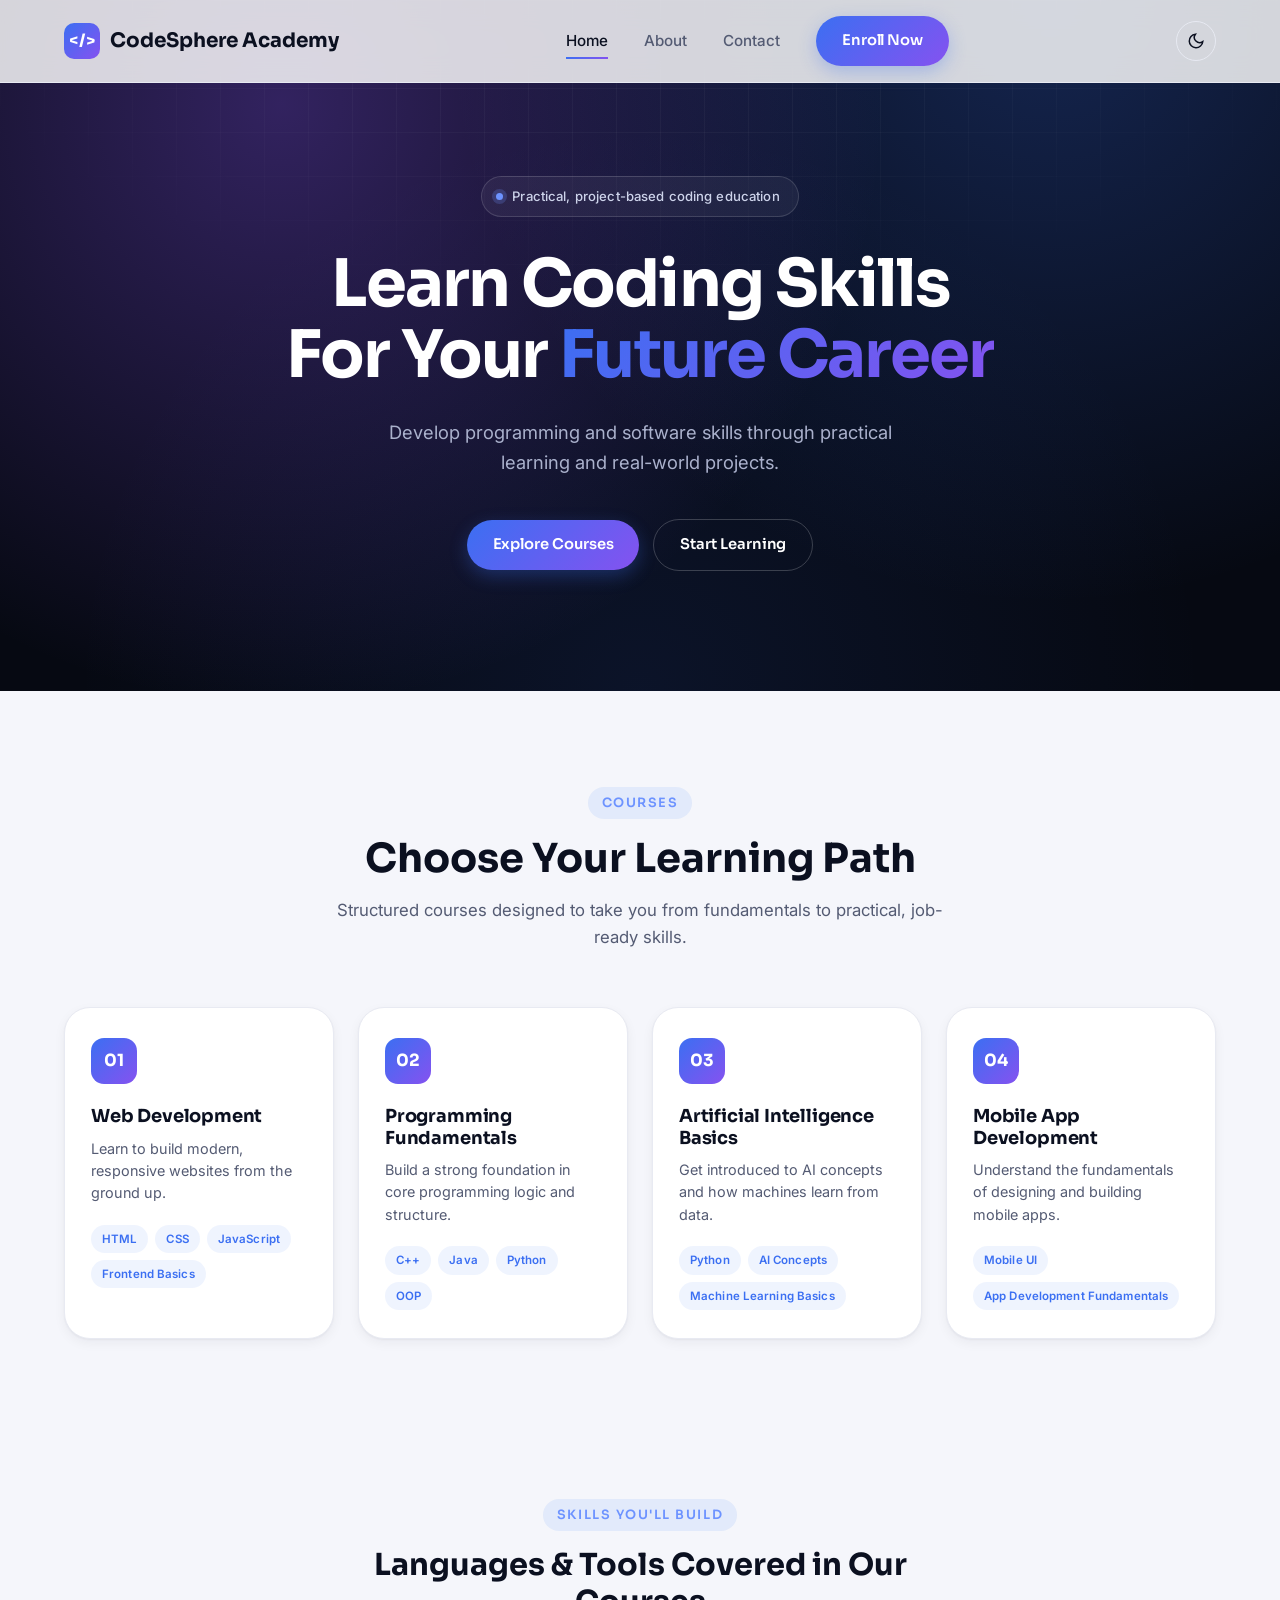
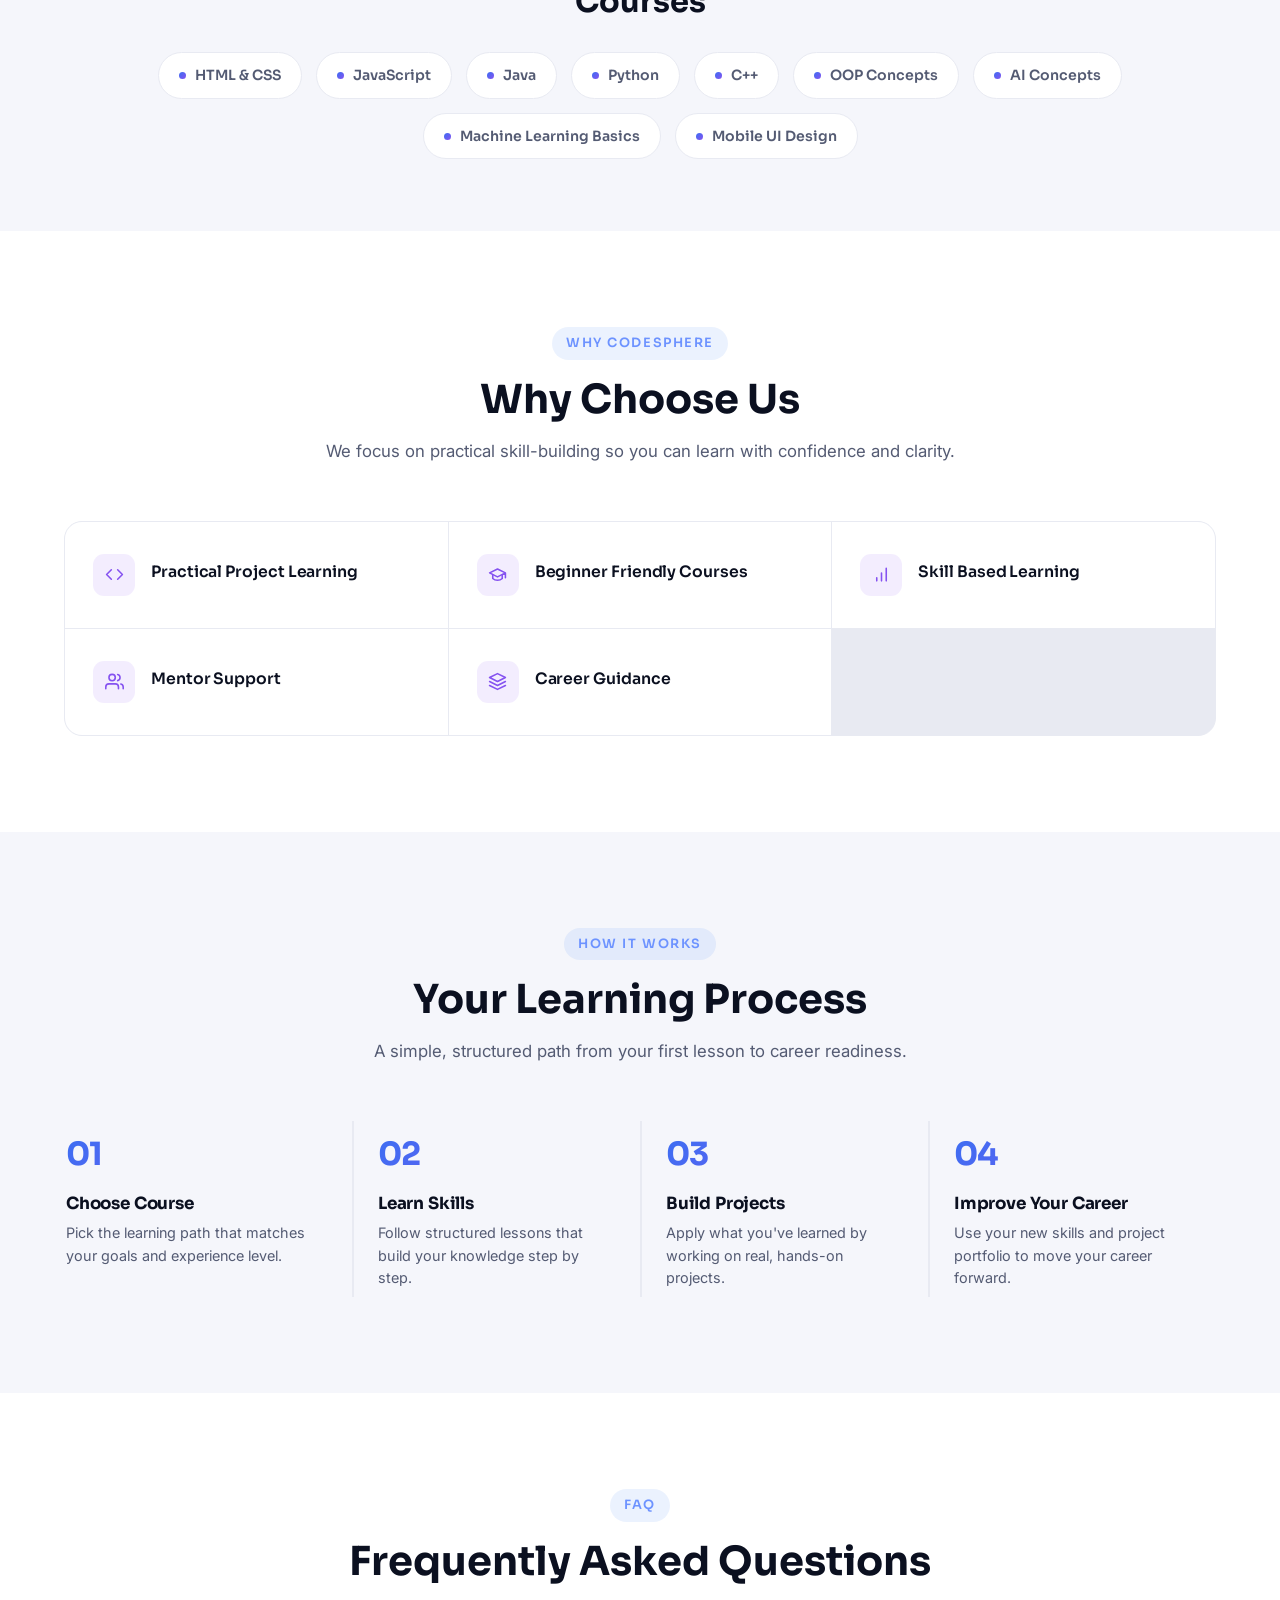
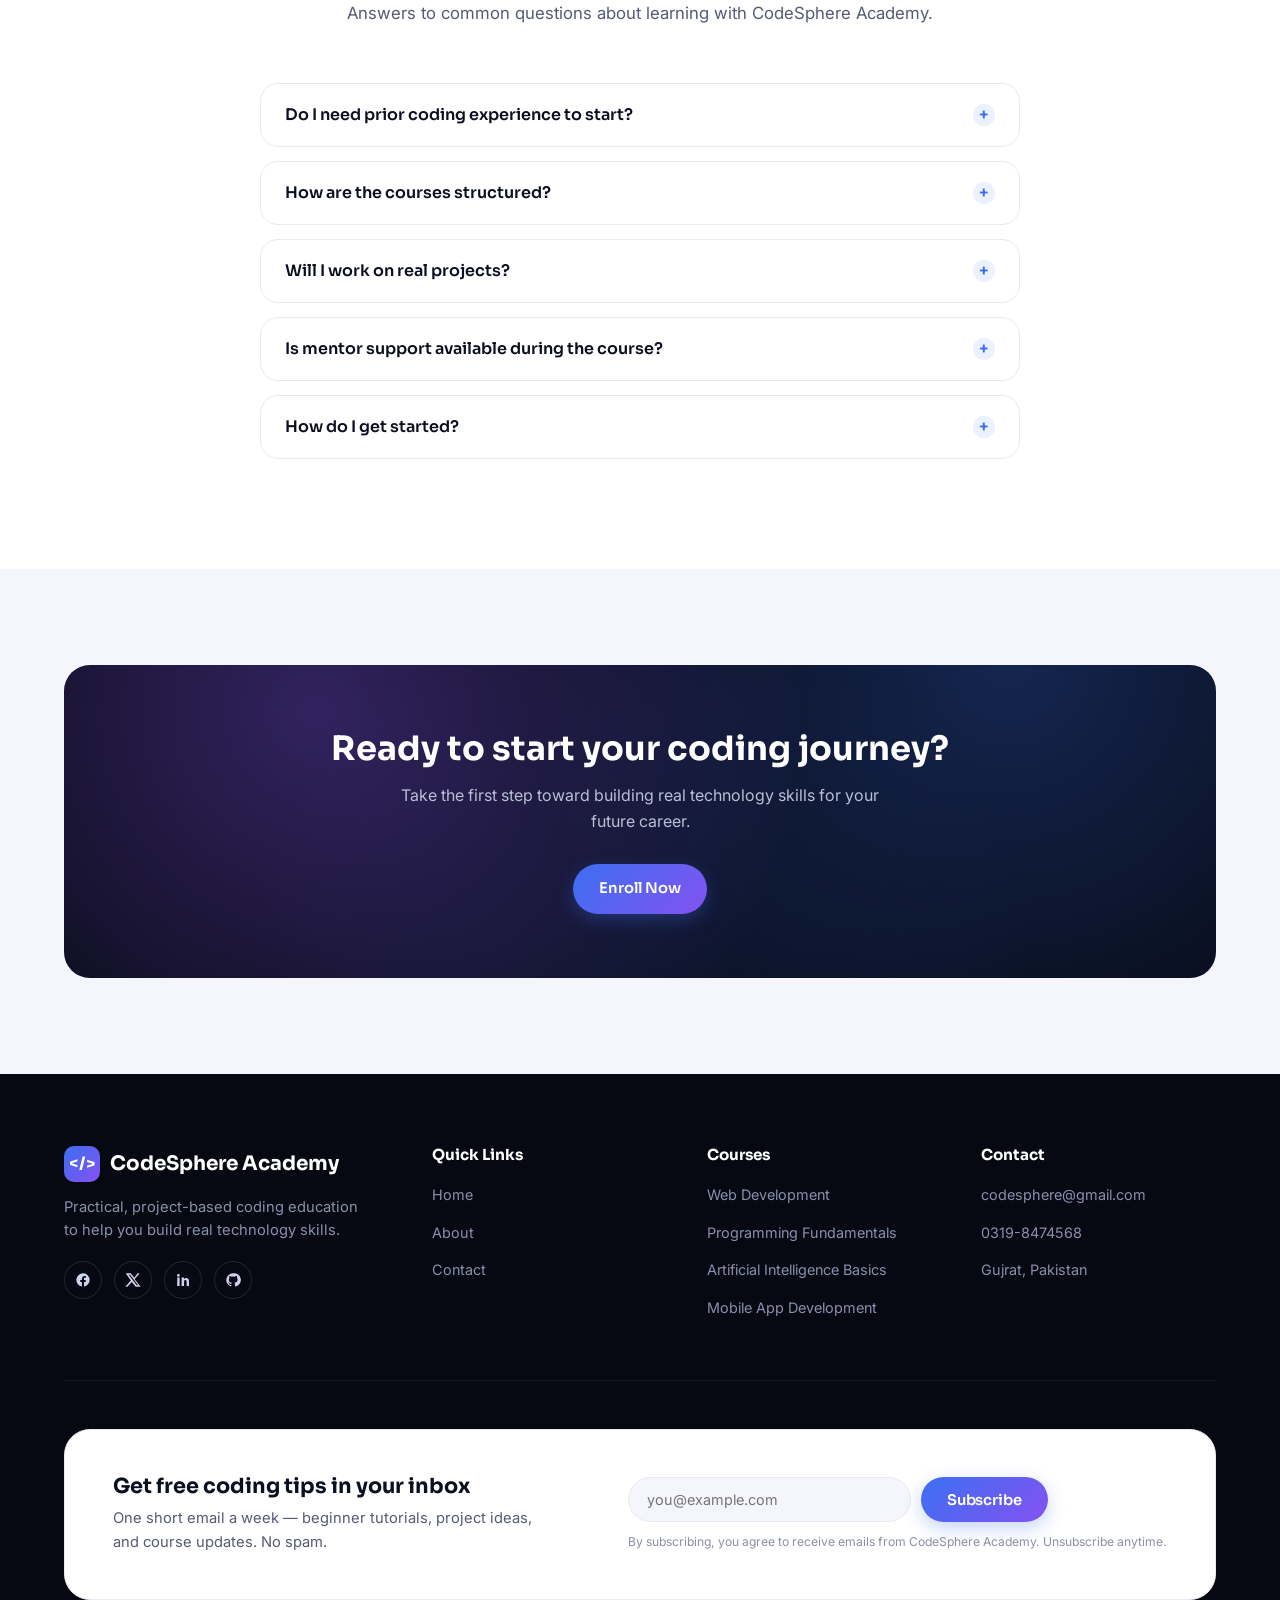
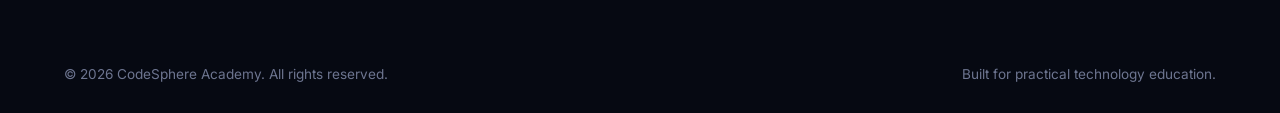
<file: index.html>
<!DOCTYPE html>
<html lang="en">
<head>
  <meta charset="UTF-8" />
  <meta name="viewport" content="width=device-width, initial-scale=1.0" />
  <title>CodeSphere Academy — Learn Coding Skills For Your Future Career</title>
  <meta name="description" content="CodeSphere Academy offers practical, project-based coding courses in web development, programming fundamentals, AI basics, and mobile app development." />
  <meta name="theme-color" content="#060912" />
  <link rel="icon" href="data:image/svg+xml,%3Csvg xmlns='http://www.w3.org/2000/svg' viewBox='0 0 100 100'%3E%3Crect width='100' height='100' rx='24' fill='%233b6ff2'/%3E%3Ctext x='50' y='64' font-size='46' font-family='sans-serif' font-weight='700' fill='white' text-anchor='middle'%3E%3C/%3E%3C/text%3E%3C/svg%3E" />

  <meta property="og:type" content="website" />
  <meta property="og:site_name" content="CodeSphere Academy" />
  <meta property="og:title" content="CodeSphere Academy — Learn Coding Skills For Your Future Career" />
  <meta property="og:description" content="Practical, project-based coding courses in web development, programming fundamentals, AI basics, and mobile app development." />
  <meta name="twitter:card" content="summary" />

  <!-- Fonts -->
  <link rel="preconnect" href="https://fonts.googleapis.com" />
  <link rel="preconnect" href="https://fonts.gstatic.com" crossorigin />
  <link href="https://fonts.googleapis.com/css2?family=Sora:wght@400;600;700;800&family=Inter:wght@400;500;600;700&display=swap" rel="stylesheet" />

  <link rel="stylesheet" href="style.css" />
</head>
<body>
  <div class="scroll-progress"></div>

  <!-- =================== NAVBAR =================== -->
  <header class="navbar">
    <div class="nav-container">
      <a href="index.html" class="logo">
        <span class="logo-mark">&lt;/&gt;</span>
        CodeSphere Academy
      </a>

      <nav class="nav-menu" id="nav-menu">
        <a href="index.html" class="nav-link active">Home</a>
        <a href="about.html" class="nav-link">About</a>
        <a href="contact.html" class="nav-link">Contact</a>
        <a href="contact.html" class="btn btn-primary">Enroll Now</a>
      </nav>

      <div class="nav-actions">
        <button class="theme-toggle" aria-label="Toggle dark and light mode">
          <!-- Sun icon (light mode indicator) -->
          <svg class="icon-sun" viewBox="0 0 24 24" fill="none" stroke="currentColor" stroke-width="2" stroke-linecap="round"><circle cx="12" cy="12" r="4"></circle><path d="M12 2v2M12 20v2M4.93 4.93l1.41 1.41M17.66 17.66l1.41 1.41M2 12h2M20 12h2M4.93 19.07l1.41-1.41M17.66 6.34l1.41-1.41"></path></svg>
          <!-- Moon icon (dark mode indicator) -->
          <svg class="icon-moon" viewBox="0 0 24 24" fill="none" stroke="currentColor" stroke-width="2" stroke-linecap="round"><path d="M21 12.79A9 9 0 1 1 11.21 3 7 7 0 0 0 21 12.79z"></path></svg>
        </button>
        <button class="hamburger" aria-label="Toggle menu">
          <span></span><span></span><span></span>
        </button>
      </div>
    </div>
    <div class="nav-overlay"></div>
  </header>

  <main>
    <!-- =================== HERO =================== -->
    <section class="hero">
      <div class="hero-grid" aria-hidden="true"></div>
      <div class="container">
        <div class="hero-content">
          <span class="hero-tag"><span class="dot"></span> Practical, project-based coding education</span>
          <h1>Learn Coding Skills For Your <span class="gradient-text">Future Career</span></h1>
          <div class="hero-underline"></div>
          <p>Develop programming and software skills through practical learning and real-world projects.</p>
          <div class="hero-actions">
            <a href="#courses" class="btn btn-primary">Explore Courses</a>
            <a href="contact.html" class="btn btn-secondary" style="color:#fff; border-color:rgba(255,255,255,0.2);">Start Learning</a>
          </div>
        </div>
      </div>
    </section>

    <!-- =================== COURSES =================== -->
    <section class="section" id="courses">
      <div class="container">
        <div class="section-header reveal">
          <span class="eyebrow">Courses</span>
          <h2>Choose Your Learning Path</h2>
          <p>Structured courses designed to take you from fundamentals to practical, job-ready skills.</p>
        </div>

        <div class="course-grid">
          <div class="course-card">
            <div class="course-icon">01</div>
            <h3>Web Development</h3>
            <p>Learn to build modern, responsive websites from the ground up.</p>
            <div class="course-tags">
              <span>HTML</span><span>CSS</span><span>JavaScript</span><span>Frontend Basics</span>
            </div>
          </div>

          <div class="course-card">
            <div class="course-icon">02</div>
            <h3>Programming Fundamentals</h3>
            <p>Build a strong foundation in core programming logic and structure.</p>
            <div class="course-tags">
              <span>C++</span><span>Java</span><span>Python</span><span>OOP</span>
            </div>
          </div>

          <div class="course-card">
            <div class="course-icon">03</div>
            <h3>Artificial Intelligence Basics</h3>
            <p>Get introduced to AI concepts and how machines learn from data.</p>
            <div class="course-tags">
              <span>Python</span><span>AI Concepts</span><span>Machine Learning Basics</span>
            </div>
          </div>

          <div class="course-card">
            <div class="course-icon">04</div>
            <h3>Mobile App Development</h3>
            <p>Understand the fundamentals of designing and building mobile apps.</p>
            <div class="course-tags">
              <span>Mobile UI</span><span>App Development Fundamentals</span>
            </div>
          </div>
        </div>
      </div>
    </section>

    <!-- =================== TOOLS / SKILLS STRIP =================== -->
    <section class="tools-strip">
      <div class="container">
        <div class="section-header reveal" style="margin-bottom: 32px;">
          <span class="eyebrow">Skills You'll Build</span>
          <h2 style="font-size: clamp(1.4rem, 2.5vw, 1.9rem);">Languages & Tools Covered in Our Courses</h2>
        </div>
        <div class="tools-marquee">
          <span class="tool-pill"><span class="dot"></span>HTML & CSS</span>
          <span class="tool-pill"><span class="dot"></span>JavaScript</span>
          <span class="tool-pill"><span class="dot"></span>Java</span>
          <span class="tool-pill"><span class="dot"></span>Python</span>
          <span class="tool-pill"><span class="dot"></span>C++</span>
          <span class="tool-pill"><span class="dot"></span>OOP Concepts</span>
          <span class="tool-pill"><span class="dot"></span>AI Concepts</span>
          <span class="tool-pill"><span class="dot"></span>Machine Learning Basics</span>
          <span class="tool-pill"><span class="dot"></span>Mobile UI Design</span>
        </div>
      </div>
    </section>

    <!-- =================== WHY CHOOSE US =================== -->
    <section class="section section-alt">
      <div class="container">
        <div class="section-header reveal">
          <span class="eyebrow">Why CodeSphere</span>
          <h2>Why Choose Us</h2>
          <p>We focus on practical skill-building so you can learn with confidence and clarity.</p>
        </div>

        <div class="why-grid">
          <div class="why-card">
            <div class="why-icon">
              <svg viewBox="0 0 24 24" fill="none" stroke="currentColor" stroke-width="2" stroke-linecap="round" stroke-linejoin="round"><polyline points="16 18 22 12 16 6"></polyline><polyline points="8 6 2 12 8 18"></polyline></svg>
            </div>
            <h4>Practical Project Learning</h4>
          </div>
          <div class="why-card">
            <div class="why-icon">
              <svg viewBox="0 0 24 24" fill="none" stroke="currentColor" stroke-width="2" stroke-linecap="round" stroke-linejoin="round"><path d="M22 10v6M2 10l10-5 10 5-10 5z"></path><path d="M6 12v5c3 3 9 3 12 0v-5"></path></svg>
            </div>
            <h4>Beginner Friendly Courses</h4>
          </div>
          <div class="why-card">
            <div class="why-icon">
              <svg viewBox="0 0 24 24" fill="none" stroke="currentColor" stroke-width="2" stroke-linecap="round" stroke-linejoin="round"><path d="M12 20V10M18 20V4M6 20v-4"></path></svg>
            </div>
            <h4>Skill Based Learning</h4>
          </div>
          <div class="why-card">
            <div class="why-icon">
              <svg viewBox="0 0 24 24" fill="none" stroke="currentColor" stroke-width="2" stroke-linecap="round" stroke-linejoin="round"><path d="M17 21v-2a4 4 0 0 0-4-4H5a4 4 0 0 0-4 4v2"></path><circle cx="9" cy="7" r="4"></circle><path d="M23 21v-2a4 4 0 0 0-3-3.87"></path><path d="M16 3.13a4 4 0 0 1 0 7.75"></path></svg>
            </div>
            <h4>Mentor Support</h4>
          </div>
          <div class="why-card">
            <div class="why-icon">
              <svg viewBox="0 0 24 24" fill="none" stroke="currentColor" stroke-width="2" stroke-linecap="round" stroke-linejoin="round"><path d="M12 2L2 7l10 5 10-5-10-5z"></path><path d="M2 17l10 5 10-5M2 12l10 5 10-5"></path></svg>
            </div>
            <h4>Career Guidance</h4>
          </div>
        </div>
      </div>
    </section>

    <!-- =================== LEARNING PROCESS =================== -->
    <section class="section">
      <div class="container">
        <div class="section-header reveal">
          <span class="eyebrow">How It Works</span>
          <h2>Your Learning Process</h2>
          <p>A simple, structured path from your first lesson to career readiness.</p>
        </div>

        <div class="process-grid">
          <div class="process-step">
            <span class="step-number">01</span>
            <h4>Choose Course</h4>
            <p>Pick the learning path that matches your goals and experience level.</p>
          </div>
          <div class="process-step">
            <span class="step-number">02</span>
            <h4>Learn Skills</h4>
            <p>Follow structured lessons that build your knowledge step by step.</p>
          </div>
          <div class="process-step">
            <span class="step-number">03</span>
            <h4>Build Projects</h4>
            <p>Apply what you've learned by working on real, hands-on projects.</p>
          </div>
          <div class="process-step">
            <span class="step-number">04</span>
            <h4>Improve Your Career</h4>
            <p>Use your new skills and project portfolio to move your career forward.</p>
          </div>
        </div>
      </div>
    </section>


    <!-- =================== FAQ =================== -->
    <section class="section section-alt">
      <div class="container">
        <div class="section-header reveal">
          <span class="eyebrow">FAQ</span>
          <h2>Frequently Asked Questions</h2>
          <p>Answers to common questions about learning with CodeSphere Academy.</p>
        </div>

        <div class="faq-list">
          <div class="faq-item">
            <button class="faq-question">
              Do I need prior coding experience to start?
              <span class="faq-icon">+</span>
            </button>
            <div class="faq-answer">
              <p>No. Our courses are designed to be beginner friendly, starting with fundamentals before moving into more advanced topics.</p>
            </div>
          </div>

          <div class="faq-item">
            <button class="faq-question">
              How are the courses structured?
              <span class="faq-icon">+</span>
            </button>
            <div class="faq-answer">
              <p>Each course combines guided lessons with practical, project-based exercises so you can apply concepts as you learn them.</p>
            </div>
          </div>

          <div class="faq-item">
            <button class="faq-question">
              Will I work on real projects?
              <span class="faq-icon">+</span>
            </button>
            <div class="faq-answer">
              <p>Yes. Project-based learning is central to our approach, helping you build a practical portfolio as you progress.</p>
            </div>
          </div>

          <div class="faq-item">
            <button class="faq-question">
              Is mentor support available during the course?
              <span class="faq-icon">+</span>
            </button>
            <div class="faq-answer">
              <p>Yes. Learners can access mentor support to help work through challenges and stay on track with their goals.</p>
            </div>
          </div>

          <div class="faq-item">
            <button class="faq-question">
              How do I get started?
              <span class="faq-icon">+</span>
            </button>
            <div class="faq-answer">
              <p>Simply choose a course that matches your interests and reach out through our contact page to begin enrollment.</p>
            </div>
          </div>
        </div>
      </div>
    </section>

    <!-- =================== CTA BAND =================== -->
    <section class="section">
      <div class="container">
        <div class="cta-band reveal">
          <h2>Ready to start your coding journey?</h2>
          <p>Take the first step toward building real technology skills for your future career.</p>
          <a href="contact.html" class="btn btn-primary">Enroll Now</a>
        </div>
      </div>
    </section>
  </main>

  <!-- =================== FOOTER =================== -->
  <footer class="footer">
    <div class="container">
      <div class="footer-grid">
        <div class="footer-brand">
          <a href="index.html" class="logo">
            <span class="logo-mark">&lt;/&gt;</span>
            CodeSphere Academy
          </a>
          <p>Practical, project-based coding education to help you build real technology skills.</p>
          <div class="social-links">
            <a href="#" aria-label="Facebook">
              <svg viewBox="0 0 24 24" fill="currentColor"><path d="M22 12a10 10 0 1 0-11.6 9.9v-7H7.9V12h2.5V9.8c0-2.5 1.5-3.9 3.8-3.9 1.1 0 2.2.2 2.2.2v2.5h-1.3c-1.2 0-1.6.8-1.6 1.6V12h2.8l-.4 2.9h-2.4v7A10 10 0 0 0 22 12z"/></svg>
            </a>
            <a href="#" aria-label="Twitter / X">
              <svg viewBox="0 0 24 24" fill="currentColor"><path d="M18.9 2H22l-7.6 8.7L23.5 22h-7.4l-5.8-7.1L3.6 22H.5l8.2-9.4L1 2h7.6l5.2 6.5L18.9 2zm-1.3 18h2L7.5 4h-2l12.1 16z"/></svg>
            </a>
            <a href="#" aria-label="LinkedIn">
              <svg viewBox="0 0 24 24" fill="currentColor"><path d="M6.9 8.4H3.3V21h3.6V8.4zM5.1 3a2.1 2.1 0 1 0 0 4.2 2.1 2.1 0 0 0 0-4.2zM21 21v-7.1c0-3.4-1.8-5-4.2-5-1.9 0-2.8 1.1-3.3 1.8V8.4h-3.6V21h3.6v-6.4c0-1.7 1-2.6 2.1-2.6 1.1 0 1.9.9 1.9 2.6V21H21z"/></svg>
            </a>
            <a href="#" aria-label="GitHub">
              <svg viewBox="0 0 24 24" fill="currentColor"><path d="M12 2a10 10 0 0 0-3.2 19.5c.5.1.7-.2.7-.5v-1.7c-2.8.6-3.4-1.3-3.4-1.3-.4-1.2-1-1.5-1-1.5-.9-.6.1-.6.1-.6 1 .1 1.5 1 1.5 1 .9 1.5 2.3 1.1 2.9.8.1-.7.4-1.1.6-1.4-2.2-.2-4.6-1.1-4.6-5a3.9 3.9 0 0 1 1-2.7c-.1-.3-.5-1.3.1-2.6 0 0 .9-.3 2.9 1a10 10 0 0 1 5.3 0c2-1.3 2.9-1 2.9-1 .6 1.3.2 2.3.1 2.6a3.9 3.9 0 0 1 1 2.7c0 3.9-2.4 4.7-4.7 5 .4.3.7 1 .7 2v2.9c0 .3.2.6.7.5A10 10 0 0 0 12 2z"/></svg>
            </a>
          </div>
        </div>

        <div class="footer-col">
          <h4>Quick Links</h4>
          <ul>
            <li><a href="index.html">Home</a></li>
            <li><a href="about.html">About</a></li>
            <li><a href="contact.html">Contact</a></li>
          </ul>
        </div>

        <div class="footer-col">
          <h4>Courses</h4>
          <ul>
            <li><a href="index.html#courses">Web Development</a></li>
            <li><a href="index.html#courses">Programming Fundamentals</a></li>
            <li><a href="index.html#courses">Artificial Intelligence Basics</a></li>
            <li><a href="index.html#courses">Mobile App Development</a></li>
          </ul>
        </div>

        <div class="footer-col">
          <h4>Contact</h4>
          <ul>
            <li><a href="mailto:codesphere@gmail.com">codesphere@gmail.com</a></li>
            <li><a href="tel:+923198474568">0319-8474568</a></li>
            <li><a href="contact.html">Gujrat, Pakistan</a></li>
          </ul>
        </div>
      </div>

      <div class="newsletter-band reveal" style="margin: 48px 0 40px;">
        <div class="newsletter-copy">
          <h3>Get free coding tips in your inbox</h3>
          <p>One short email a week — beginner tutorials, project ideas, and course updates. No spam.</p>
        </div>
        <div>
          <form class="newsletter-form" id="newsletter-form">
            <input type="email" id="newsletter-email" placeholder="you@example.com" required aria-label="Email address" />
            <button type="submit" class="btn btn-primary">Subscribe</button>
          </form>
          <p class="newsletter-note">By subscribing, you agree to receive emails from CodeSphere Academy. Unsubscribe anytime.</p>
        </div>
      </div>

      <div class="footer-bottom">
        <p>&copy; 2026 CodeSphere Academy. All rights reserved.</p>
        <p>Built for practical technology education.</p>
      </div>
    </div>
  </footer>

  <button class="back-to-top" aria-label="Back to top">
    <svg viewBox="0 0 24 24" fill="none" stroke="currentColor" stroke-width="2" stroke-linecap="round" stroke-linejoin="round"><line x1="12" y1="19" x2="12" y2="5"></line><polyline points="5 12 12 5 19 12"></polyline></svg>
  </button>

  <script src="script.js"></script>
</body>
</html>
</file>
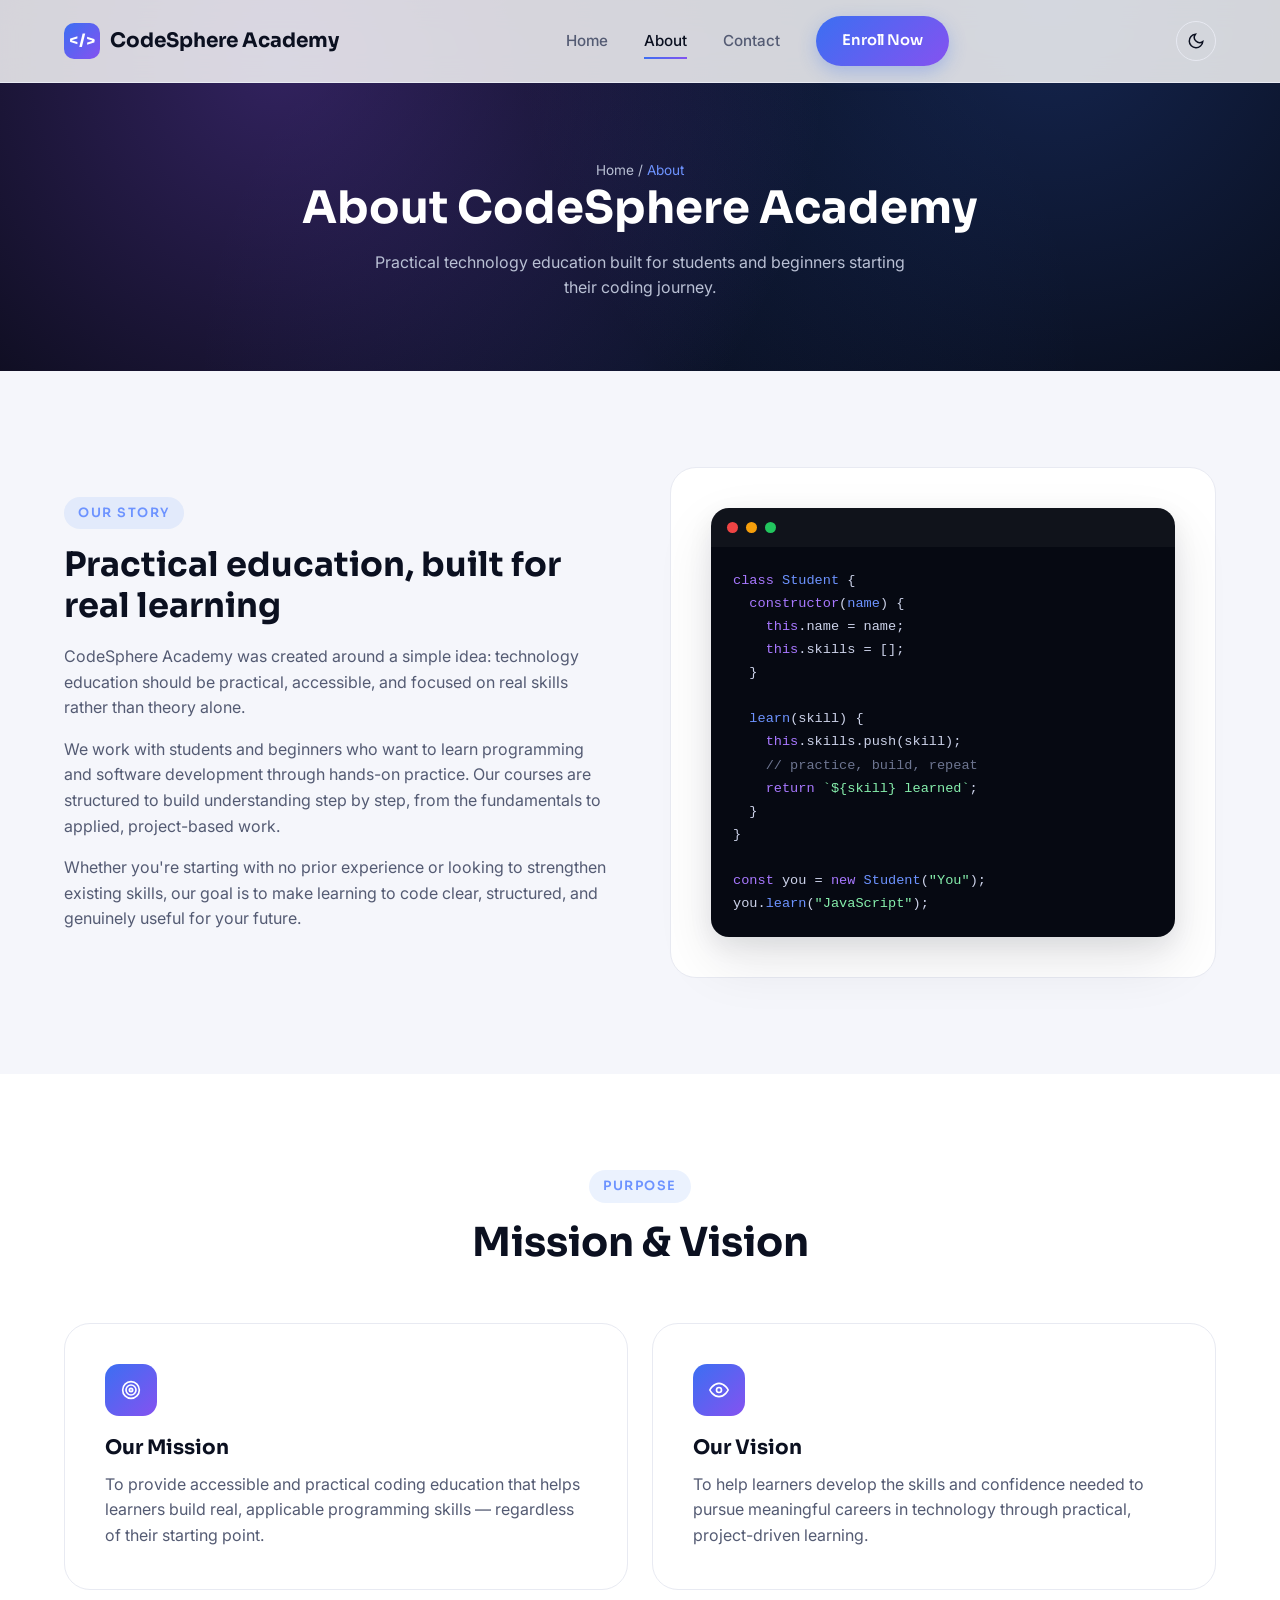
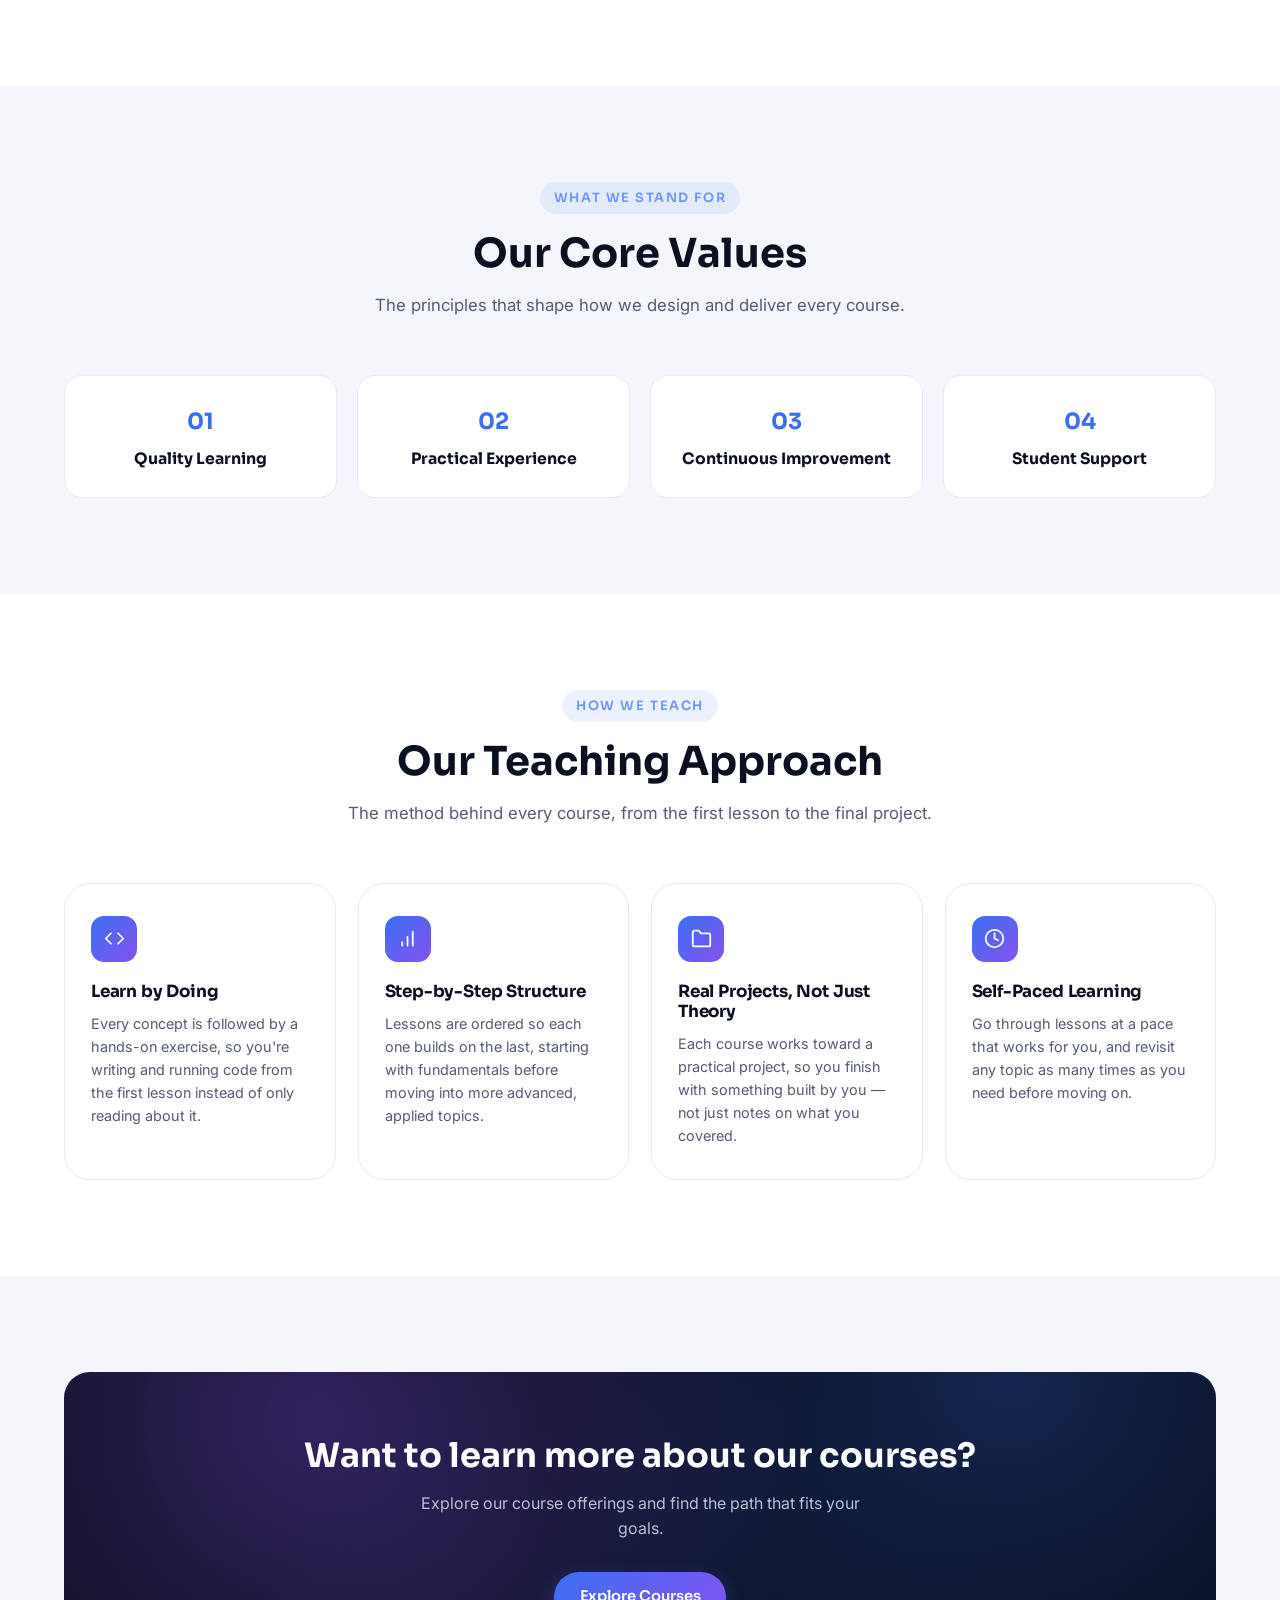
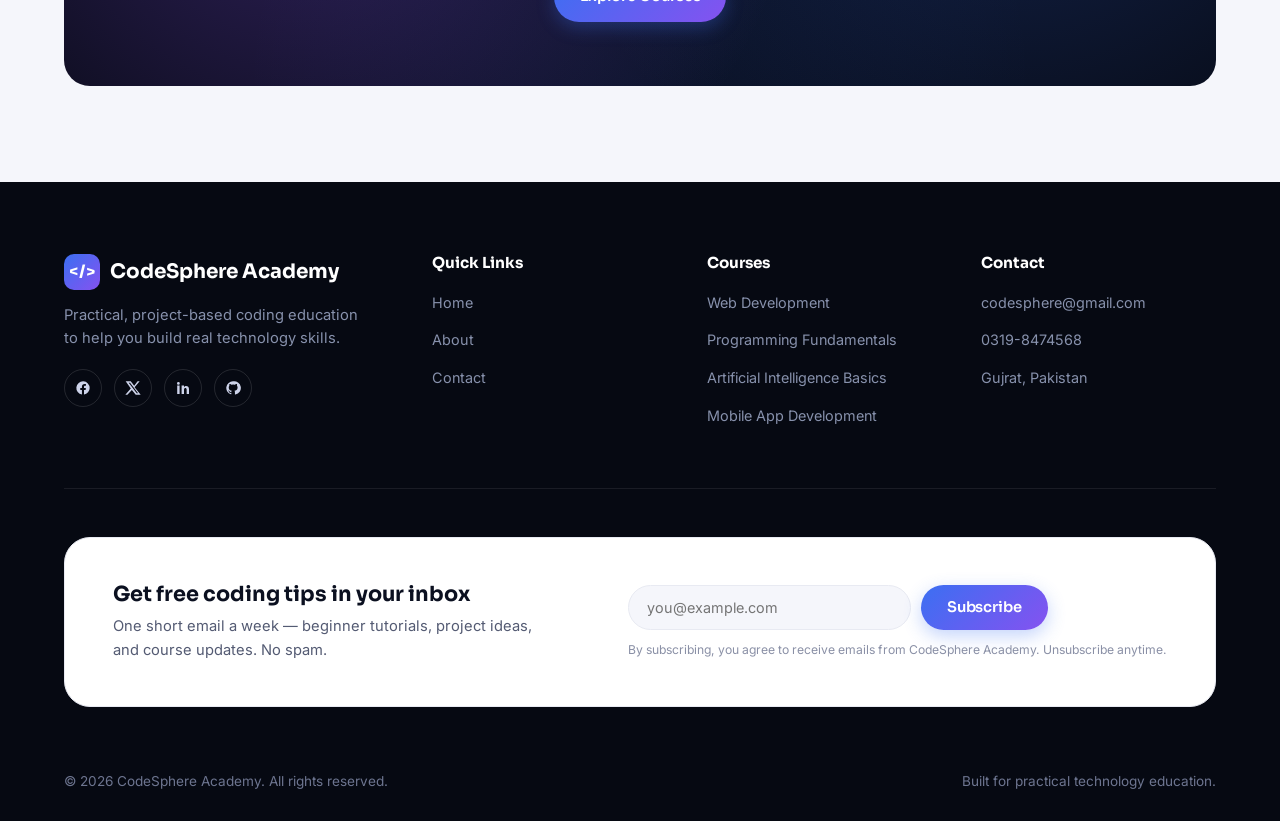
<file: about.html>
<!DOCTYPE html>
<html lang="en">
<head>
  <meta charset="UTF-8" />
  <meta name="viewport" content="width=device-width, initial-scale=1.0" />
  <title>About Us — CodeSphere Academy</title>
  <meta name="description" content="Learn about CodeSphere Academy's mission, vision, and core values in delivering practical technology education." />
  <meta name="theme-color" content="#060912" />
  <link rel="icon" href="data:image/svg+xml,%3Csvg xmlns='http://www.w3.org/2000/svg' viewBox='0 0 100 100'%3E%3Crect width='100' height='100' rx='24' fill='%233b6ff2'/%3E%3Ctext x='50' y='64' font-size='46' font-family='sans-serif' font-weight='700' fill='white' text-anchor='middle'%3E%3C/%3E%3C/text%3E%3C/svg%3E" />

  <meta property="og:type" content="website" />
  <meta property="og:site_name" content="CodeSphere Academy" />
  <meta property="og:title" content="About Us — CodeSphere Academy" />
  <meta property="og:description" content="CodeSphere Academy's mission, vision, and core values in delivering practical technology education." />
  <meta name="twitter:card" content="summary" />

  <link rel="preconnect" href="https://fonts.googleapis.com" />
  <link rel="preconnect" href="https://fonts.gstatic.com" crossorigin />
  <link href="https://fonts.googleapis.com/css2?family=Sora:wght@400;600;700;800&family=Inter:wght@400;500;600;700&display=swap" rel="stylesheet" />

  <link rel="stylesheet" href="style.css" />
</head>
<body>
  <div class="scroll-progress"></div>

  <!-- =================== NAVBAR =================== -->
  <header class="navbar">
    <div class="nav-container">
      <a href="index.html" class="logo">
        <span class="logo-mark">&lt;/&gt;</span>
        CodeSphere Academy
      </a>

      <nav class="nav-menu" id="nav-menu">
        <a href="index.html" class="nav-link">Home</a>
        <a href="about.html" class="nav-link active">About</a>
        <a href="contact.html" class="nav-link">Contact</a>
        <a href="contact.html" class="btn btn-primary">Enroll Now</a>
      </nav>

      <div class="nav-actions">
        <button class="theme-toggle" aria-label="Toggle dark and light mode">
          <svg class="icon-sun" viewBox="0 0 24 24" fill="none" stroke="currentColor" stroke-width="2" stroke-linecap="round"><circle cx="12" cy="12" r="4"></circle><path d="M12 2v2M12 20v2M4.93 4.93l1.41 1.41M17.66 17.66l1.41 1.41M2 12h2M20 12h2M4.93 19.07l1.41-1.41M17.66 6.34l1.41-1.41"></path></svg>
          <svg class="icon-moon" viewBox="0 0 24 24" fill="none" stroke="currentColor" stroke-width="2" stroke-linecap="round"><path d="M21 12.79A9 9 0 1 1 11.21 3 7 7 0 0 0 21 12.79z"></path></svg>
        </button>
        <button class="hamburger" aria-label="Toggle menu">
          <span></span><span></span><span></span>
        </button>
      </div>
    </div>
    <div class="nav-overlay"></div>
  </header>

  <main>
    <!-- =================== PAGE HEADER =================== -->
    <section class="page-header">
      <div class="container">
        <p class="breadcrumb">Home / <span>About</span></p>
        <h1>About CodeSphere Academy</h1>
        <p>Practical technology education built for students and beginners starting their coding journey.</p>
      </div>
    </section>

    <!-- =================== OUR STORY =================== -->
    <section class="section">
      <div class="container">
        <div class="about-grid">
          <div class="reveal">
            <span class="eyebrow">Our Story</span>
            <h2>Practical education, built for real learning</h2>
            <p>CodeSphere Academy was created around a simple idea: technology education should be practical, accessible, and focused on real skills rather than theory alone.</p>
            <p>We work with students and beginners who want to learn programming and software development through hands-on practice. Our courses are structured to build understanding step by step, from the fundamentals to applied, project-based work.</p>
            <p>Whether you're starting with no prior experience or looking to strengthen existing skills, our goal is to make learning to code clear, structured, and genuinely useful for your future.</p>
          </div>

          <div class="about-visual reveal">
            <div class="code-window">
              <div class="code-window-bar">
                <span></span><span></span><span></span>
              </div>
              <pre><span class="kw">class</span> <span class="fn">Student</span> {
  <span class="kw">constructor</span>(<span class="fn">name</span>) {
    <span class="kw">this</span>.name = name;
    <span class="kw">this</span>.skills = [];
  }

  <span class="fn">learn</span>(skill) {
    <span class="kw">this</span>.skills.push(skill);
    <span class="cm">// practice, build, repeat</span>
    <span class="kw">return</span> <span class="str">`${skill} learned`</span>;
  }
}

<span class="kw">const</span> you = <span class="kw">new</span> <span class="fn">Student</span>(<span class="str">"You"</span>);
you.<span class="fn">learn</span>(<span class="str">"JavaScript"</span>);</pre>
            </div>
          </div>
        </div>
      </div>
    </section>

    <!-- =================== MISSION & VISION =================== -->
    <section class="section section-alt">
      <div class="container">
        <div class="section-header reveal">
          <span class="eyebrow">Purpose</span>
          <h2>Mission & Vision</h2>
        </div>

        <div class="mv-grid">
          <div class="mv-card reveal">
            <div class="mv-icon">
              <svg viewBox="0 0 24 24" fill="none" stroke="currentColor" stroke-width="2" stroke-linecap="round" stroke-linejoin="round"><circle cx="12" cy="12" r="10"></circle><circle cx="12" cy="12" r="6"></circle><circle cx="12" cy="12" r="2"></circle></svg>
            </div>
            <h3>Our Mission</h3>
            <p>To provide accessible and practical coding education that helps learners build real, applicable programming skills — regardless of their starting point.</p>
          </div>

          <div class="mv-card reveal">
            <div class="mv-icon">
              <svg viewBox="0 0 24 24" fill="none" stroke="currentColor" stroke-width="2" stroke-linecap="round" stroke-linejoin="round"><path d="M1 12s4-8 11-8 11 8 11 8-4 8-11 8-11-8-11-8z"></path><circle cx="12" cy="12" r="3"></circle></svg>
            </div>
            <h3>Our Vision</h3>
            <p>To help learners develop the skills and confidence needed to pursue meaningful careers in technology through practical, project-driven learning.</p>
          </div>
        </div>
      </div>
    </section>

    <!-- =================== CORE VALUES =================== -->
    <section class="section">
      <div class="container">
        <div class="section-header reveal">
          <span class="eyebrow">What We Stand For</span>
          <h2>Our Core Values</h2>
          <p>The principles that shape how we design and deliver every course.</p>
        </div>

        <div class="values-grid">
          <div class="value-card reveal">
            <div class="value-number">01</div>
            <h4>Quality Learning</h4>
          </div>
          <div class="value-card reveal">
            <div class="value-number">02</div>
            <h4>Practical Experience</h4>
          </div>
          <div class="value-card reveal">
            <div class="value-number">03</div>
            <h4>Continuous Improvement</h4>
          </div>
          <div class="value-card reveal">
            <div class="value-number">04</div>
            <h4>Student Support</h4>
          </div>
        </div>
      </div>
    </section>

    <!-- =================== TEACHING APPROACH =================== -->
    <section class="section section-alt">
      <div class="container">
        <div class="section-header reveal">
          <span class="eyebrow">How We Teach</span>
          <h2>Our Teaching Approach</h2>
          <p>The method behind every course, from the first lesson to the final project.</p>
        </div>

        <div class="approach-grid">
          <div class="approach-card reveal">
            <div class="approach-icon">
              <svg viewBox="0 0 24 24" fill="none" stroke="currentColor" stroke-width="2" stroke-linecap="round" stroke-linejoin="round"><polyline points="16 18 22 12 16 6"></polyline><polyline points="8 6 2 12 8 18"></polyline></svg>
            </div>
            <h3>Learn by Doing</h3>
            <p>Every concept is followed by a hands-on exercise, so you're writing and running code from the first lesson instead of only reading about it.</p>
          </div>

          <div class="approach-card reveal">
            <div class="approach-icon">
              <svg viewBox="0 0 24 24" fill="none" stroke="currentColor" stroke-width="2" stroke-linecap="round" stroke-linejoin="round"><path d="M12 20V10M18 20V4M6 20v-4"></path></svg>
            </div>
            <h3>Step-by-Step Structure</h3>
            <p>Lessons are ordered so each one builds on the last, starting with fundamentals before moving into more advanced, applied topics.</p>
          </div>

          <div class="approach-card reveal">
            <div class="approach-icon">
              <svg viewBox="0 0 24 24" fill="none" stroke="currentColor" stroke-width="2" stroke-linecap="round" stroke-linejoin="round"><path d="M22 19a2 2 0 0 1-2 2H4a2 2 0 0 1-2-2V5a2 2 0 0 1 2-2h5l2 3h9a2 2 0 0 1 2 2z"></path></svg>
            </div>
            <h3>Real Projects, Not Just Theory</h3>
            <p>Each course works toward a practical project, so you finish with something built by you — not just notes on what you covered.</p>
          </div>

          <div class="approach-card reveal">
            <div class="approach-icon">
              <svg viewBox="0 0 24 24" fill="none" stroke="currentColor" stroke-width="2" stroke-linecap="round" stroke-linejoin="round"><circle cx="12" cy="12" r="10"></circle><polyline points="12 6 12 12 16 14"></polyline></svg>
            </div>
            <h3>Self-Paced Learning</h3>
            <p>Go through lessons at a pace that works for you, and revisit any topic as many times as you need before moving on.</p>
          </div>
        </div>
      </div>
    </section>

    <!-- =================== CTA BAND =================== -->
    <section class="section">
      <div class="container">
        <div class="cta-band reveal">
          <h2>Want to learn more about our courses?</h2>
          <p>Explore our course offerings and find the path that fits your goals.</p>
          <a href="index.html#courses" class="btn btn-primary">Explore Courses</a>
        </div>
      </div>
    </section>
  </main>

  <!-- =================== FOOTER =================== -->
  <footer class="footer">
    <div class="container">
      <div class="footer-grid">
        <div class="footer-brand">
          <a href="index.html" class="logo">
            <span class="logo-mark">&lt;/&gt;</span>
            CodeSphere Academy
          </a>
          <p>Practical, project-based coding education to help you build real technology skills.</p>
          <div class="social-links">
            <a href="#" aria-label="Facebook">
              <svg viewBox="0 0 24 24" fill="currentColor"><path d="M22 12a10 10 0 1 0-11.6 9.9v-7H7.9V12h2.5V9.8c0-2.5 1.5-3.9 3.8-3.9 1.1 0 2.2.2 2.2.2v2.5h-1.3c-1.2 0-1.6.8-1.6 1.6V12h2.8l-.4 2.9h-2.4v7A10 10 0 0 0 22 12z"/></svg>
            </a>
            <a href="#" aria-label="Twitter / X">
              <svg viewBox="0 0 24 24" fill="currentColor"><path d="M18.9 2H22l-7.6 8.7L23.5 22h-7.4l-5.8-7.1L3.6 22H.5l8.2-9.4L1 2h7.6l5.2 6.5L18.9 2zm-1.3 18h2L7.5 4h-2l12.1 16z"/></svg>
            </a>
            <a href="#" aria-label="LinkedIn">
              <svg viewBox="0 0 24 24" fill="currentColor"><path d="M6.9 8.4H3.3V21h3.6V8.4zM5.1 3a2.1 2.1 0 1 0 0 4.2 2.1 2.1 0 0 0 0-4.2zM21 21v-7.1c0-3.4-1.8-5-4.2-5-1.9 0-2.8 1.1-3.3 1.8V8.4h-3.6V21h3.6v-6.4c0-1.7 1-2.6 2.1-2.6 1.1 0 1.9.9 1.9 2.6V21H21z"/></svg>
            </a>
            <a href="#" aria-label="GitHub">
              <svg viewBox="0 0 24 24" fill="currentColor"><path d="M12 2a10 10 0 0 0-3.2 19.5c.5.1.7-.2.7-.5v-1.7c-2.8.6-3.4-1.3-3.4-1.3-.4-1.2-1-1.5-1-1.5-.9-.6.1-.6.1-.6 1 .1 1.5 1 1.5 1 .9 1.5 2.3 1.1 2.9.8.1-.7.4-1.1.6-1.4-2.2-.2-4.6-1.1-4.6-5a3.9 3.9 0 0 1 1-2.7c-.1-.3-.5-1.3.1-2.6 0 0 .9-.3 2.9 1a10 10 0 0 1 5.3 0c2-1.3 2.9-1 2.9-1 .6 1.3.2 2.3.1 2.6a3.9 3.9 0 0 1 1 2.7c0 3.9-2.4 4.7-4.7 5 .4.3.7 1 .7 2v2.9c0 .3.2.6.7.5A10 10 0 0 0 12 2z"/></svg>
            </a>
          </div>
        </div>

        <div class="footer-col">
          <h4>Quick Links</h4>
          <ul>
            <li><a href="index.html">Home</a></li>
            <li><a href="about.html">About</a></li>
            <li><a href="contact.html">Contact</a></li>
          </ul>
        </div>

        <div class="footer-col">
          <h4>Courses</h4>
          <ul>
            <li><a href="index.html#courses">Web Development</a></li>
            <li><a href="index.html#courses">Programming Fundamentals</a></li>
            <li><a href="index.html#courses">Artificial Intelligence Basics</a></li>
            <li><a href="index.html#courses">Mobile App Development</a></li>
          </ul>
        </div>

        <div class="footer-col">
          <h4>Contact</h4>
          <ul>
            <li><a href="mailto:codesphere@gmail.com">codesphere@gmail.com</a></li>
            <li><a href="tel:+923198474568">0319-8474568</a></li>
            <li><a href="contact.html">Gujrat, Pakistan</a></li>
          </ul>
        </div>
      </div>

      <div class="newsletter-band reveal" style="margin: 48px 0 40px;">
        <div class="newsletter-copy">
          <h3>Get free coding tips in your inbox</h3>
          <p>One short email a week — beginner tutorials, project ideas, and course updates. No spam.</p>
        </div>
        <div>
          <form class="newsletter-form" id="newsletter-form">
            <input type="email" id="newsletter-email" placeholder="you@example.com" required aria-label="Email address" />
            <button type="submit" class="btn btn-primary">Subscribe</button>
          </form>
          <p class="newsletter-note">By subscribing, you agree to receive emails from CodeSphere Academy. Unsubscribe anytime.</p>
        </div>
      </div>

      <div class="footer-bottom">
        <p>&copy; 2026 CodeSphere Academy. All rights reserved.</p>
        <p>Built for practical technology education.</p>
      </div>
    </div>
  </footer>

  <button class="back-to-top" aria-label="Back to top">
    <svg viewBox="0 0 24 24" fill="none" stroke="currentColor" stroke-width="2" stroke-linecap="round" stroke-linejoin="round"><line x1="12" y1="19" x2="12" y2="5"></line><polyline points="5 12 12 5 19 12"></polyline></svg>
  </button>

  <script src="script.js"></script>
</body>
</html>
</file>
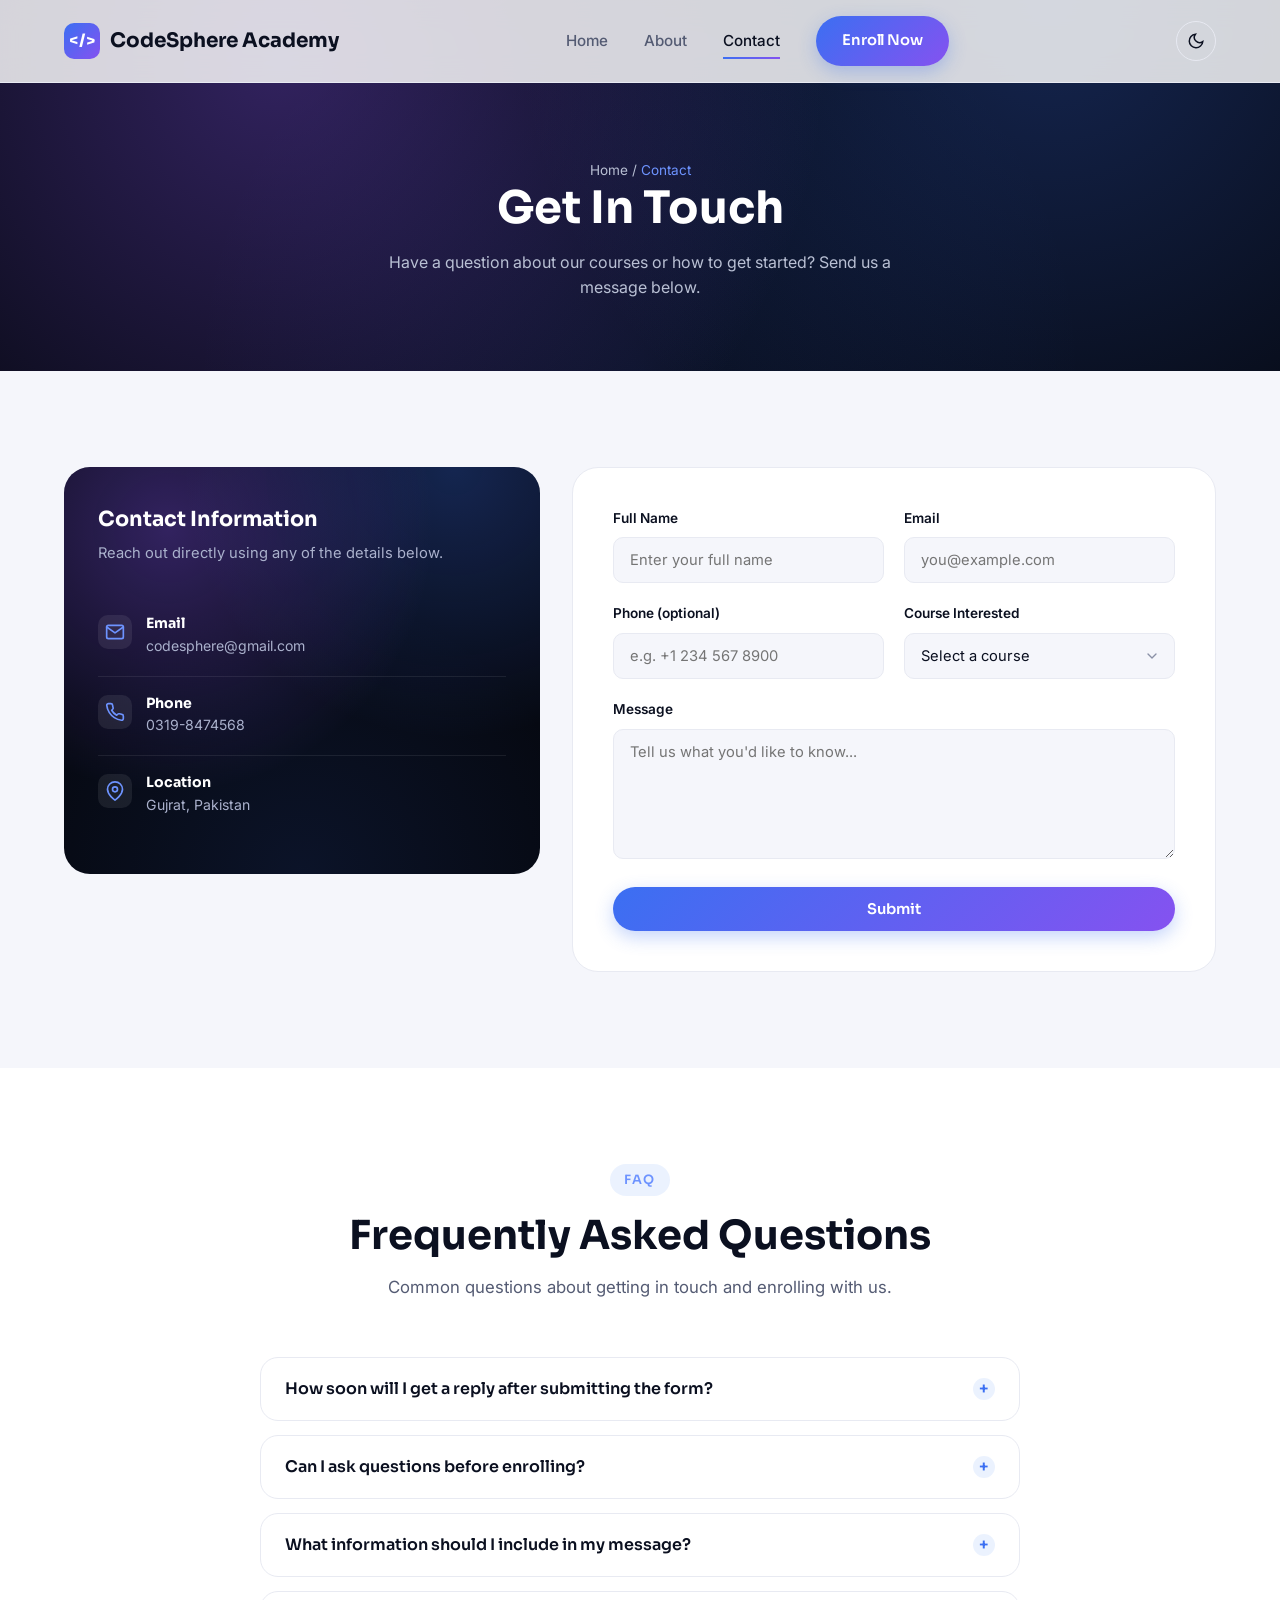
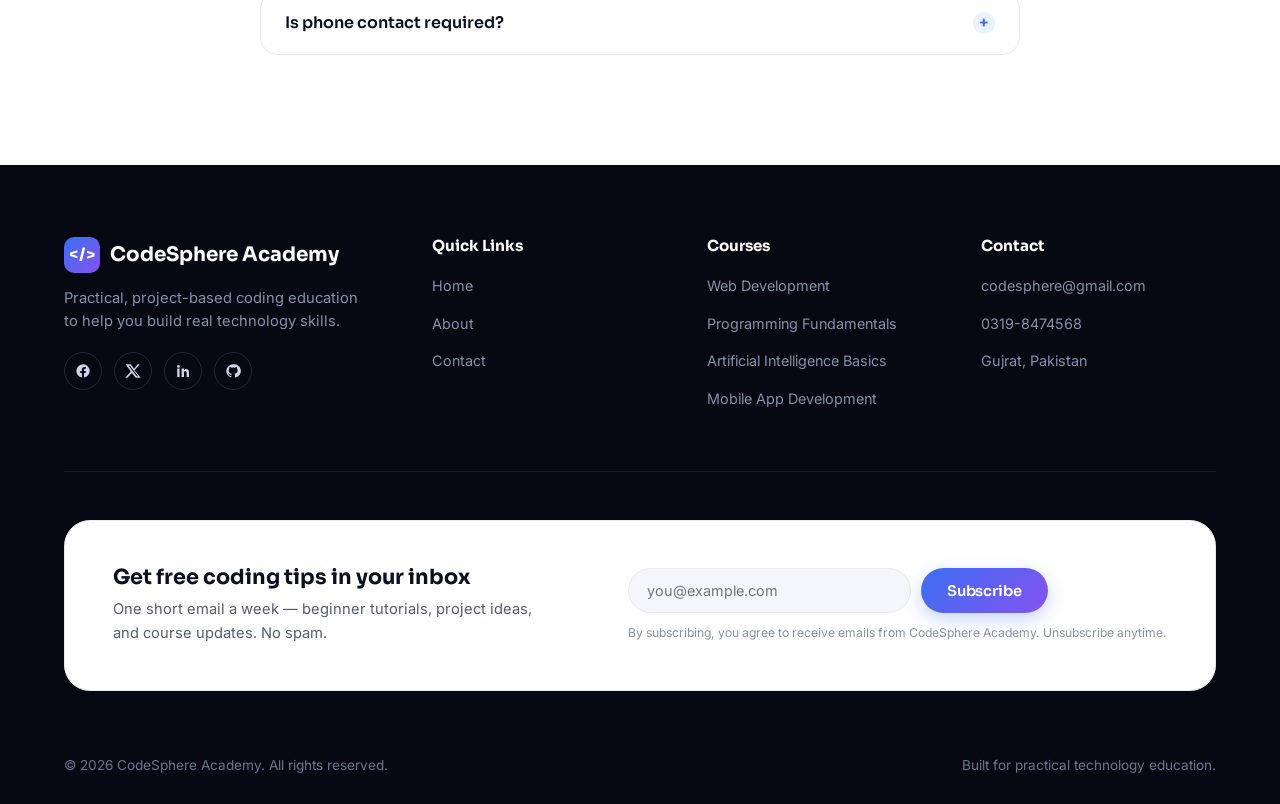
<file: contact.html>
<!DOCTYPE html>
<html lang="en">
<head>
  <meta charset="UTF-8" />
  <meta name="viewport" content="width=device-width, initial-scale=1.0" />
  <title>Contact Us — CodeSphere Academy</title>
  <meta name="description" content="Get in touch with CodeSphere Academy. Ask questions about courses, enrollment, or general inquiries." />
  <meta name="theme-color" content="#060912" />
  <link rel="icon" href="data:image/svg+xml,%3Csvg xmlns='http://www.w3.org/2000/svg' viewBox='0 0 100 100'%3E%3Crect width='100' height='100' rx='24' fill='%233b6ff2'/%3E%3Ctext x='50' y='64' font-size='46' font-family='sans-serif' font-weight='700' fill='white' text-anchor='middle'%3E%3C/%3E%3C/text%3E%3C/svg%3E" />

  <meta property="og:type" content="website" />
  <meta property="og:site_name" content="CodeSphere Academy" />
  <meta property="og:title" content="Contact Us — CodeSphere Academy" />
  <meta property="og:description" content="Get in touch with CodeSphere Academy about courses, enrollment, or general inquiries." />
  <meta name="twitter:card" content="summary" />

  <link rel="preconnect" href="https://fonts.googleapis.com" />
  <link rel="preconnect" href="https://fonts.gstatic.com" crossorigin />
  <link href="https://fonts.googleapis.com/css2?family=Sora:wght@400;600;700;800&family=Inter:wght@400;500;600;700&display=swap" rel="stylesheet" />

  <link rel="stylesheet" href="style.css" />
</head>
<body>
  <div class="scroll-progress"></div>

  <!-- =================== NAVBAR =================== -->
  <header class="navbar">
    <div class="nav-container">
      <a href="index.html" class="logo">
        <span class="logo-mark">&lt;/&gt;</span>
        CodeSphere Academy
      </a>

      <nav class="nav-menu" id="nav-menu">
        <a href="index.html" class="nav-link">Home</a>
        <a href="about.html" class="nav-link">About</a>
        <a href="contact.html" class="nav-link active">Contact</a>
        <a href="contact.html" class="btn btn-primary">Enroll Now</a>
      </nav>

      <div class="nav-actions">
        <button class="theme-toggle" aria-label="Toggle dark and light mode">
          <svg class="icon-sun" viewBox="0 0 24 24" fill="none" stroke="currentColor" stroke-width="2" stroke-linecap="round"><circle cx="12" cy="12" r="4"></circle><path d="M12 2v2M12 20v2M4.93 4.93l1.41 1.41M17.66 17.66l1.41 1.41M2 12h2M20 12h2M4.93 19.07l1.41-1.41M17.66 6.34l1.41-1.41"></path></svg>
          <svg class="icon-moon" viewBox="0 0 24 24" fill="none" stroke="currentColor" stroke-width="2" stroke-linecap="round"><path d="M21 12.79A9 9 0 1 1 11.21 3 7 7 0 0 0 21 12.79z"></path></svg>
        </button>
        <button class="hamburger" aria-label="Toggle menu">
          <span></span><span></span><span></span>
        </button>
      </div>
    </div>
    <div class="nav-overlay"></div>
  </header>

  <main>
    <!-- =================== PAGE HEADER =================== -->
    <section class="page-header">
      <div class="container">
        <p class="breadcrumb">Home / <span>Contact</span></p>
        <h1>Get In Touch</h1>
        <p>Have a question about our courses or how to get started? Send us a message below.</p>
      </div>
    </section>

    <!-- =================== CONTACT SECTION =================== -->
    <section class="section">
      <div class="container">
        <div class="contact-grid">

          <!-- Contact Info -->
          <div class="contact-info-card reveal">
            <h3>Contact Information</h3>
            <p>Reach out directly using any of the details below.</p>

            <div class="contact-info-item">
              <div class="info-icon">
                <svg width="15" height="15" viewBox="0 0 24 24" fill="none" stroke="currentColor" stroke-width="2" stroke-linecap="round" stroke-linejoin="round"><path d="M22 6l-10 7L2 6"></path><rect x="2" y="4" width="20" height="16" rx="2"></rect></svg>
              </div>
              <div>
                <h4>Email</h4>
                <p>codesphere@gmail.com</p>
              </div>
            </div>

            <div class="contact-info-item">
              <div class="info-icon">
                <svg width="15" height="15" viewBox="0 0 24 24" fill="none" stroke="currentColor" stroke-width="2" stroke-linecap="round" stroke-linejoin="round"><path d="M22 16.9v3a2 2 0 0 1-2.2 2 19.8 19.8 0 0 1-8.6-3.1 19.5 19.5 0 0 1-6-6 19.8 19.8 0 0 1-3.1-8.7A2 2 0 0 1 4.1 2h3a2 2 0 0 1 2 1.7c.1 1 .3 2 .6 2.9a2 2 0 0 1-.5 2.1L8 9.9a16 16 0 0 0 6 6l1.2-1.2a2 2 0 0 1 2.1-.5c.9.3 1.9.5 2.9.6a2 2 0 0 1 1.8 2.1z"></path></svg>
              </div>
              <div>
                <h4>Phone</h4>
                <p>0319-8474568</p>
              </div>
            </div>

            <div class="contact-info-item">
              <div class="info-icon">
                <svg width="15" height="15" viewBox="0 0 24 24" fill="none" stroke="currentColor" stroke-width="2" stroke-linecap="round" stroke-linejoin="round"><path d="M21 10c0 7-9 13-9 13s-9-6-9-13a9 9 0 0 1 18 0z"></path><circle cx="12" cy="10" r="3"></circle></svg>
              </div>
              <div>
                <h4>Location</h4>
                <p>Gujrat, Pakistan</p>
              </div>
            </div>
          </div>

          <!-- Contact Form -->
          <div class="contact-form-card reveal">
            <div class="form-success" role="status"></div>

            <form id="contact-form" novalidate>
              <div class="form-row">
                <div class="form-group">
                  <label for="full-name">Full Name</label>
                  <input type="text" id="full-name" name="full-name" placeholder="Enter your full name" required />
                  <span class="error-message">Please enter your full name (at least 2 characters).</span>
                </div>

                <div class="form-group">
                  <label for="email">Email</label>
                  <input type="email" id="email" name="email" placeholder="you@example.com" required />
                  <span class="error-message">Please enter a valid email address.</span>
                </div>
              </div>

              <div class="form-row">
                <div class="form-group">
                  <label for="phone">Phone (optional)</label>
                  <input type="tel" id="phone" name="phone" placeholder="e.g. +1 234 567 8900" />
                  <span class="error-message">Please enter a valid phone number.</span>
                </div>

                <div class="form-group">
                  <label for="course">Course Interested</label>
                  <select id="course" name="course" required>
                    <option value="">Select a course</option>
                    <option value="Web Development">Web Development</option>
                    <option value="Programming Fundamentals">Programming Fundamentals</option>
                    <option value="Artificial Intelligence Basics">Artificial Intelligence Basics</option>
                    <option value="Mobile App Development">Mobile App Development</option>
                    <option value="Not sure yet">Not sure yet</option>
                  </select>
                  <span class="error-message">Please select a course you're interested in.</span>
                </div>
              </div>

              <div class="form-group">
                <label for="message">Message</label>
                <textarea id="message" name="message" placeholder="Tell us what you'd like to know..." required></textarea>
                <span class="error-message">Please enter a message (at least 10 characters).</span>
              </div>

              <button type="submit" class="btn btn-primary btn-block">Submit</button>
            </form>
          </div>

        </div>
      </div>
    </section>

    <!-- =================== FAQ =================== -->
    <section class="section section-alt">
      <div class="container">
        <div class="section-header reveal">
          <span class="eyebrow">FAQ</span>
          <h2>Frequently Asked Questions</h2>
          <p>Common questions about getting in touch and enrolling with us.</p>
        </div>

        <div class="faq-list">
          <div class="faq-item">
            <button class="faq-question">
              How soon will I get a reply after submitting the form?
              <span class="faq-icon">+</span>
            </button>
            <div class="faq-answer">
              <p>We aim to respond to inquiries as quickly as possible. Response times may vary depending on the volume of messages.</p>
            </div>
          </div>

          <div class="faq-item">
            <button class="faq-question">
              Can I ask questions before enrolling?
              <span class="faq-icon">+</span>
            </button>
            <div class="faq-answer">
              <p>Yes. Feel free to use the contact form to ask about course content, structure, or anything else before you enroll.</p>
            </div>
          </div>

          <div class="faq-item">
            <button class="faq-question">
              What information should I include in my message?
              <span class="faq-icon">+</span>
            </button>
            <div class="faq-answer">
              <p>Let us know which course you're interested in and any specific questions you have so we can give you a helpful response.</p>
            </div>
          </div>

          <div class="faq-item">
            <button class="faq-question">
              Is phone contact required?
              <span class="faq-icon">+</span>
            </button>
            <div class="faq-answer">
              <p>No, the phone number field is optional. You can reach out using just your name, email, and message.</p>
            </div>
          </div>
        </div>
      </div>
    </section>
  </main>

  <!-- =================== FOOTER =================== -->
  <footer class="footer">
    <div class="container">
      <div class="footer-grid">
        <div class="footer-brand">
          <a href="index.html" class="logo">
            <span class="logo-mark">&lt;/&gt;</span>
            CodeSphere Academy
          </a>
          <p>Practical, project-based coding education to help you build real technology skills.</p>
          <div class="social-links">
            <a href="#" aria-label="Facebook">
              <svg viewBox="0 0 24 24" fill="currentColor"><path d="M22 12a10 10 0 1 0-11.6 9.9v-7H7.9V12h2.5V9.8c0-2.5 1.5-3.9 3.8-3.9 1.1 0 2.2.2 2.2.2v2.5h-1.3c-1.2 0-1.6.8-1.6 1.6V12h2.8l-.4 2.9h-2.4v7A10 10 0 0 0 22 12z"/></svg>
            </a>
            <a href="#" aria-label="Twitter / X">
              <svg viewBox="0 0 24 24" fill="currentColor"><path d="M18.9 2H22l-7.6 8.7L23.5 22h-7.4l-5.8-7.1L3.6 22H.5l8.2-9.4L1 2h7.6l5.2 6.5L18.9 2zm-1.3 18h2L7.5 4h-2l12.1 16z"/></svg>
            </a>
            <a href="#" aria-label="LinkedIn">
              <svg viewBox="0 0 24 24" fill="currentColor"><path d="M6.9 8.4H3.3V21h3.6V8.4zM5.1 3a2.1 2.1 0 1 0 0 4.2 2.1 2.1 0 0 0 0-4.2zM21 21v-7.1c0-3.4-1.8-5-4.2-5-1.9 0-2.8 1.1-3.3 1.8V8.4h-3.6V21h3.6v-6.4c0-1.7 1-2.6 2.1-2.6 1.1 0 1.9.9 1.9 2.6V21H21z"/></svg>
            </a>
            <a href="#" aria-label="GitHub">
              <svg viewBox="0 0 24 24" fill="currentColor"><path d="M12 2a10 10 0 0 0-3.2 19.5c.5.1.7-.2.7-.5v-1.7c-2.8.6-3.4-1.3-3.4-1.3-.4-1.2-1-1.5-1-1.5-.9-.6.1-.6.1-.6 1 .1 1.5 1 1.5 1 .9 1.5 2.3 1.1 2.9.8.1-.7.4-1.1.6-1.4-2.2-.2-4.6-1.1-4.6-5a3.9 3.9 0 0 1 1-2.7c-.1-.3-.5-1.3.1-2.6 0 0 .9-.3 2.9 1a10 10 0 0 1 5.3 0c2-1.3 2.9-1 2.9-1 .6 1.3.2 2.3.1 2.6a3.9 3.9 0 0 1 1 2.7c0 3.9-2.4 4.7-4.7 5 .4.3.7 1 .7 2v2.9c0 .3.2.6.7.5A10 10 0 0 0 12 2z"/></svg>
            </a>
          </div>
        </div>

        <div class="footer-col">
          <h4>Quick Links</h4>
          <ul>
            <li><a href="index.html">Home</a></li>
            <li><a href="about.html">About</a></li>
            <li><a href="contact.html">Contact</a></li>
          </ul>
        </div>

        <div class="footer-col">
          <h4>Courses</h4>
          <ul>
            <li><a href="index.html#courses">Web Development</a></li>
            <li><a href="index.html#courses">Programming Fundamentals</a></li>
            <li><a href="index.html#courses">Artificial Intelligence Basics</a></li>
            <li><a href="index.html#courses">Mobile App Development</a></li>
          </ul>
        </div>

        <div class="footer-col">
          <h4>Contact</h4>
          <ul>
            <li><a href="mailto:codesphere@gmail.com">codesphere@gmail.com</a></li>
            <li><a href="tel:+923198474568">0319-8474568</a></li>
            <li><a href="contact.html">Gujrat, Pakistan</a></li>
          </ul>
        </div>
      </div>

      <div class="newsletter-band reveal" style="margin: 48px 0 40px;">
        <div class="newsletter-copy">
          <h3>Get free coding tips in your inbox</h3>
          <p>One short email a week — beginner tutorials, project ideas, and course updates. No spam.</p>
        </div>
        <div>
          <form class="newsletter-form" id="newsletter-form">
            <input type="email" id="newsletter-email" placeholder="you@example.com" required aria-label="Email address" />
            <button type="submit" class="btn btn-primary">Subscribe</button>
          </form>
          <p class="newsletter-note">By subscribing, you agree to receive emails from CodeSphere Academy. Unsubscribe anytime.</p>
        </div>
      </div>

      <div class="footer-bottom">
        <p>&copy; 2026 CodeSphere Academy. All rights reserved.</p>
        <p>Built for practical technology education.</p>
      </div>
    </div>
  </footer>

  <button class="back-to-top" aria-label="Back to top">
    <svg viewBox="0 0 24 24" fill="none" stroke="currentColor" stroke-width="2" stroke-linecap="round" stroke-linejoin="round"><line x1="12" y1="19" x2="12" y2="5"></line><polyline points="5 12 12 5 19 12"></polyline></svg>
  </button>

  <script src="script.js"></script>
</body>
</html>
</file>
<file: style.css>
/* =========================================================
   CodeSphere Academy — Stylesheet
   Design system: dark navy / blue / purple accents
   Fonts: Sora (display) + Inter (body)
   ========================================================= */

/* ---------- Design Tokens ---------- */
:root {
  /* Brand palette */
  --navy: #060912;
  --navy-soft: #0c1122;
  --navy-elevated: #121a30;
  --blue: #3b6ff2;
  --blue-bright: #6d93ff;
  --violet: #8552f0;
  --violet-soft: #a878ff;
  --white: #ffffff;
  --ink: #060912;

  /* Gradients */
  --grad-primary: linear-gradient(135deg, var(--blue) 0%, var(--violet) 100%);
  --grad-glow: radial-gradient(circle at 22% 15%, rgba(133, 82, 240, 0.35), transparent 52%),
               radial-gradient(circle at 82% 0%, rgba(59, 111, 242, 0.28), transparent 48%),
               radial-gradient(circle at 50% 100%, rgba(59, 111, 242, 0.1), transparent 60%);

  /* Light theme (default) */
  --bg: #f5f6fb;
  --bg-alt: #ffffff;
  --surface: #ffffff;
  --surface-border: #e8eaf2;
  --text-primary: #0b1020;
  --text-secondary: #545b73;
  --text-muted: #8a90a6;
  --nav-bg: rgba(255, 255, 255, 0.82);
  --shadow-sm: 0 1px 2px rgba(15, 21, 38, 0.04), 0 4px 12px rgba(15, 21, 38, 0.05);
  --shadow-md: 0 4px 16px rgba(15, 21, 38, 0.06), 0 12px 32px rgba(15, 21, 38, 0.07);
  --shadow-lg: 0 8px 24px rgba(15, 21, 38, 0.08), 0 24px 56px rgba(15, 21, 38, 0.1);

  /* Type scale */
  --font-display: "Sora", "Segoe UI", sans-serif;
  --font-body: "Inter", "Segoe UI", sans-serif;

  --radius-sm: 10px;
  --radius-md: 18px;
  --radius-lg: 26px;

  --transition: 0.25s cubic-bezier(0.4, 0, 0.2, 1);
}

/* ---------- Dark Theme ---------- */
[data-theme="dark"] {
  --bg: var(--navy);
  --bg-alt: var(--navy-soft);
  --surface: var(--navy-elevated);
  --surface-border: rgba(255, 255, 255, 0.08);
  --text-primary: #f4f6fb;
  --text-secondary: #b9c0d4;
  --text-muted: #8791ac;
  --nav-bg: rgba(6, 9, 18, 0.82);
  --shadow-sm: 0 1px 2px rgba(0, 0, 0, 0.3), 0 4px 12px rgba(0, 0, 0, 0.2);
  --shadow-md: 0 4px 16px rgba(0, 0, 0, 0.3), 0 12px 32px rgba(0, 0, 0, 0.25);
  --shadow-lg: 0 8px 24px rgba(0, 0, 0, 0.35), 0 24px 56px rgba(0, 0, 0, 0.35);
}

/* ---------- Reset ---------- */
* {
  margin: 0;
  padding: 0;
  box-sizing: border-box;
}

html {
  scroll-behavior: smooth;
  scroll-padding-top: 90px;
}

body {
  font-family: var(--font-body);
  background: var(--bg);
  color: var(--text-primary);
  line-height: 1.6;
  transition: background var(--transition), color var(--transition);
  overflow-x: hidden;
}

img {
  max-width: 100%;
  display: block;
}

/* Safety net: any icon svg inside a sized wrapper must never exceed its box */
.info-icon svg,
.why-icon svg,
.mv-icon svg,
.course-icon svg,
.value-card svg,
.instructor-photo svg,
.theme-toggle svg,
.faq-icon svg,
.back-to-top svg,
.social-links svg {
  width: 100%;
  height: 100%;
  max-width: 20px;
  max-height: 20px;
}

a {
  text-decoration: none;
  color: inherit;
}

ul {
  list-style: none;
}

button {
  font-family: inherit;
  cursor: pointer;
  border: none;
  background: none;
}

h1, h2, h3, h4 {
  font-family: var(--font-display);
  font-weight: 700;
  line-height: 1.2;
  color: var(--text-primary);
}

/* ---------- Layout Helpers ---------- */
.container {
  width: 100%;
  max-width: 1200px;
  margin: 0 auto;
  padding: 0 24px;
}

.section {
  padding: 96px 0;
}

.section-alt {
  background: var(--bg-alt);
}

.section-header {
  max-width: 640px;
  margin: 0 auto 56px;
  text-align: center;
}

.eyebrow {
  display: inline-block;
  font-family: var(--font-display);
  font-size: 0.8rem;
  font-weight: 600;
  letter-spacing: 0.12em;
  text-transform: uppercase;
  color: var(--blue-bright);
  background: rgba(59, 130, 246, 0.1);
  padding: 6px 14px;
  border-radius: 100px;
  margin-bottom: 16px;
}

.section-header h2 {
  font-size: clamp(1.8rem, 3.5vw, 2.5rem);
  margin-bottom: 14px;
}

.section-header p {
  color: var(--text-secondary);
  font-size: 1.05rem;
}

/* ---------- Buttons ---------- */
.btn {
  display: inline-flex;
  align-items: center;
  justify-content: center;
  gap: 8px;
  padding: 13px 26px;
  border-radius: 100px;
  font-family: var(--font-display);
  font-weight: 600;
  font-size: 0.92rem;
  letter-spacing: -0.005em;
  transition: transform var(--transition), box-shadow var(--transition), background var(--transition), color var(--transition), border-color var(--transition);
  white-space: nowrap;
}

.btn-primary {
  background: var(--grad-primary);
  color: var(--white);
  box-shadow: 0 6px 18px rgba(59, 111, 242, 0.3);
}

.btn-primary:hover {
  transform: translateY(-2px);
  box-shadow: 0 10px 26px rgba(59, 111, 242, 0.4);
}

.btn-secondary {
  background: transparent;
  color: var(--text-primary);
  border: 1.5px solid var(--surface-border);
}

.btn-secondary:hover {
  border-color: var(--blue);
  color: var(--blue);
  transform: translateY(-2px);
}

.btn-block {
  width: 100%;
}

/* ---------- Navbar ---------- */
.navbar {
  position: fixed;
  top: 0;
  left: 0;
  width: 100%;
  z-index: 1000;
  background: var(--nav-bg);
  backdrop-filter: blur(14px);
  -webkit-backdrop-filter: blur(14px);
  border-bottom: 1px solid var(--surface-border);
  transition: background var(--transition), border-color var(--transition);
}

.nav-container {
  max-width: 1200px;
  margin: 0 auto;
  padding: 16px 24px;
  display: flex;
  align-items: center;
  justify-content: space-between;
}

.logo {
  display: flex;
  align-items: center;
  gap: 10px;
  font-family: var(--font-display);
  font-weight: 700;
  font-size: 1.25rem;
  color: var(--text-primary);
}

.logo-mark {
  display: inline-flex;
  align-items: center;
  justify-content: center;
  width: 36px;
  height: 36px;
  border-radius: 10px;
  background: var(--grad-primary);
  color: #fff;
  font-family: var(--font-display);
  font-weight: 700;
  font-size: 1rem;
}

.nav-menu {
  display: flex;
  align-items: center;
  gap: 36px;
}

.nav-link {
  font-weight: 500;
  font-size: 0.95rem;
  color: var(--text-secondary);
  position: relative;
  padding: 6px 0;
  transition: color var(--transition);
}

.nav-link::after {
  content: "";
  position: absolute;
  left: 0;
  bottom: 0;
  width: 0;
  height: 2px;
  background: var(--grad-primary);
  transition: width var(--transition);
}

.nav-link:hover,
.nav-link.active {
  color: var(--text-primary);
}

.nav-link:hover::after,
.nav-link.active::after {
  width: 100%;
}

.nav-actions {
  display: flex;
  align-items: center;
  gap: 14px;
}

/* Theme toggle */
.theme-toggle {
  display: flex;
  align-items: center;
  justify-content: center;
  width: 40px;
  height: 40px;
  border-radius: 50%;
  border: 1px solid var(--surface-border);
  color: var(--text-primary);
  transition: border-color var(--transition), transform var(--transition);
}

.theme-toggle:hover {
  border-color: var(--blue);
  transform: rotate(20deg);
}

.theme-toggle svg {
  width: 18px;
  height: 18px;
}

.icon-sun { display: none; }
.icon-moon { display: block; }
[data-theme="dark"] .icon-sun { display: block; }
[data-theme="dark"] .icon-moon { display: none; }

/* Hamburger */
.hamburger {
  display: none;
  flex-direction: column;
  gap: 5px;
  width: 28px;
  z-index: 1100;
}

.hamburger span {
  display: block;
  height: 2px;
  width: 100%;
  background: var(--text-primary);
  border-radius: 2px;
  transition: transform var(--transition), opacity var(--transition);
}

.hamburger.active span:nth-child(1) {
  transform: translateY(7px) rotate(45deg);
}
.hamburger.active span:nth-child(2) {
  opacity: 0;
}
.hamburger.active span:nth-child(3) {
  transform: translateY(-7px) rotate(-45deg);
}

/* ---------- Hero ---------- */
.hero {
  position: relative;
  padding: 176px 0 120px;
  background: var(--ink);
  overflow: hidden;
}

.hero::before {
  content: "";
  position: absolute;
  inset: 0;
  background: var(--grad-glow);
  pointer-events: none;
}

.hero-grid {
  position: absolute;
  inset: 0;
  background-image:
    linear-gradient(rgba(255,255,255,0.035) 1px, transparent 1px),
    linear-gradient(90deg, rgba(255,255,255,0.035) 1px, transparent 1px);
  background-size: 44px 44px;
  mask-image: radial-gradient(ellipse 70% 55% at 50% 0%, black 35%, transparent 85%);
}

.hero-content {
  position: relative;
  z-index: 2;
  max-width: 720px;
  margin: 0 auto;
  text-align: center;
  color: #fff;
}

.hero-tag {
  display: inline-flex;
  align-items: center;
  gap: 9px;
  padding: 9px 18px 9px 14px;
  border-radius: 100px;
  background: rgba(255, 255, 255, 0.05);
  border: 1px solid rgba(255, 255, 255, 0.14);
  font-size: 0.82rem;
  font-weight: 500;
  letter-spacing: 0.01em;
  color: #cdd3ea;
  margin-bottom: 32px;
}

.hero-tag .dot {
  width: 7px;
  height: 7px;
  border-radius: 50%;
  background: var(--blue-bright);
  box-shadow: 0 0 0 4px rgba(109, 147, 255, 0.22);
}

.hero-content h1 {
  font-size: clamp(2.4rem, 6vw, 4.1rem);
  color: #fff;
  letter-spacing: -0.03em;
  line-height: 1.08;
  margin-bottom: 26px;
}

.hero-content h1 .gradient-text {
  background: var(--grad-primary);
  -webkit-background-clip: text;
  background-clip: text;
  color: transparent;
}

.hero-content p {
  font-size: 1.15rem;
  color: #aab1cc;
  max-width: 540px;
  margin: 0 auto 42px;
  line-height: 1.65;
}

.hero-actions {
  display: flex;
  align-items: center;
  justify-content: center;
  gap: 14px;
  flex-wrap: wrap;
}

/* ---------- Courses ---------- */
.course-grid {
  display: grid;
  grid-template-columns: repeat(4, 1fr);
  gap: 24px;
}

.course-card {
  position: relative;
  background: var(--surface);
  border: 1px solid var(--surface-border);
  border-radius: var(--radius-lg);
  padding: 30px 26px 28px;
  box-shadow: var(--shadow-sm);
  transition: transform var(--transition), box-shadow var(--transition), border-color var(--transition);
  opacity: 0;
  transform: translateY(24px);
  overflow: hidden;
}

.course-card::before {
  content: "";
  position: absolute;
  top: 0;
  left: 0;
  right: 0;
  height: 3px;
  background: var(--grad-primary);
  transform: scaleX(0);
  transform-origin: left;
  transition: transform 0.35s ease;
}

.course-card.in-view {
  opacity: 1;
  transform: translateY(0);
}

.course-card:hover {
  transform: translateY(-6px);
  box-shadow: var(--shadow-lg);
  border-color: transparent;
}

.course-card:hover::before {
  transform: scaleX(1);
}

.course-icon {
  display: inline-flex;
  align-items: center;
  justify-content: center;
  width: 46px;
  height: 46px;
  border-radius: 13px;
  background: var(--grad-primary);
  color: #fff;
  font-family: var(--font-display);
  font-weight: 700;
  margin-bottom: 22px;
  font-size: 1.05rem;
  letter-spacing: -0.02em;
}

.course-card h3 {
  font-size: 1.12rem;
  margin-bottom: 10px;
  letter-spacing: -0.01em;
}

.course-card p {
  color: var(--text-secondary);
  font-size: 0.9rem;
  margin-bottom: 20px;
  line-height: 1.55;
}

.course-tags {
  display: flex;
  flex-wrap: wrap;
  gap: 7px;
}

.course-tags span {
  font-size: 0.72rem;
  font-weight: 600;
  padding: 5px 11px;
  border-radius: 100px;
  background: rgba(59, 111, 242, 0.08);
  color: var(--blue);
  letter-spacing: 0.01em;
}

[data-theme="dark"] .course-tags span {
  background: rgba(109, 147, 255, 0.12);
  color: var(--blue-bright);
}

/* ---------- Why Choose Us ---------- */
.why-grid {
  display: grid;
  grid-template-columns: repeat(3, 1fr);
  gap: 1px;
  background: var(--surface-border);
  border: 1px solid var(--surface-border);
  border-radius: var(--radius-md);
  overflow: hidden;
}

.why-card {
  text-align: left;
  padding: 32px 28px;
  background: var(--surface);
  opacity: 0;
  transform: translateY(16px);
  transition: transform var(--transition), opacity var(--transition), background var(--transition);
  display: flex;
  align-items: flex-start;
  gap: 16px;
}

.why-card.in-view {
  opacity: 1;
  transform: translateY(0);
}

.why-card:hover {
  background: rgba(59, 111, 242, 0.04);
}

[data-theme="dark"] .why-card:hover {
  background: rgba(109, 147, 255, 0.06);
}

.why-icon {
  width: 42px;
  height: 42px;
  flex-shrink: 0;
  display: flex;
  align-items: center;
  justify-content: center;
  border-radius: 11px;
  background: rgba(133, 82, 240, 0.1);
  color: var(--violet);
}

.why-icon svg {
  width: 19px;
  height: 19px;
}

.why-card h4 {
  font-size: 0.98rem;
  font-weight: 600;
  padding-top: 9px;
  letter-spacing: -0.005em;
}

/* ---------- Process ---------- */
.process-grid {
  display: grid;
  grid-template-columns: repeat(4, 1fr);
  gap: 0;
  position: relative;
}

.process-step {
  position: relative;
  padding: 8px 28px 8px 0;
  opacity: 0;
  transform: translateY(16px);
  transition: transform var(--transition), opacity var(--transition);
  border-left: 2px solid var(--surface-border);
  padding-left: 24px;
}

.process-step:first-child {
  border-left: 2px solid transparent;
  padding-left: 0;
}

.process-step.in-view {
  opacity: 1;
  transform: translateY(0);
}

.step-number {
  font-family: var(--font-display);
  font-size: 2rem;
  font-weight: 700;
  background: var(--grad-primary);
  -webkit-background-clip: text;
  background-clip: text;
  color: transparent;
  margin-bottom: 14px;
  display: block;
  letter-spacing: -0.02em;
}

.process-step h4 {
  font-size: 1.05rem;
  margin-bottom: 8px;
  letter-spacing: -0.01em;
}

.process-step p {
  color: var(--text-secondary);
  font-size: 0.9rem;
  line-height: 1.55;
}

/* ---------- FAQ ---------- */
.faq-list {
  max-width: 760px;
  margin: 0 auto;
}

.faq-item {
  border: 1px solid var(--surface-border);
  border-radius: var(--radius-md);
  margin-bottom: 14px;
  background: var(--surface);
  overflow: hidden;
  transition: border-color var(--transition);
}

.faq-item.open {
  border-color: rgba(139, 92, 246, 0.4);
}

.faq-question {
  width: 100%;
  display: flex;
  align-items: center;
  justify-content: space-between;
  padding: 20px 24px;
  text-align: left;
  font-family: var(--font-display);
  font-weight: 600;
  font-size: 1rem;
  color: var(--text-primary);
}

.faq-icon {
  flex-shrink: 0;
  width: 22px;
  height: 22px;
  display: flex;
  align-items: center;
  justify-content: center;
  border-radius: 50%;
  background: rgba(59, 130, 246, 0.1);
  color: var(--blue);
  transition: transform var(--transition);
  margin-left: 16px;
}

.faq-item.open .faq-icon {
  transform: rotate(45deg);
}

.faq-answer {
  max-height: 0;
  overflow: hidden;
  transition: max-height var(--transition);
}

.faq-answer p {
  padding: 0 24px 20px;
  color: var(--text-secondary);
  font-size: 0.95rem;
}

/* ---------- CTA Band ---------- */
.cta-band {
  background: var(--ink);
  border-radius: var(--radius-lg);
  padding: 64px 40px;
  text-align: center;
  color: #fff;
  position: relative;
  overflow: hidden;
}

.cta-band::before {
  content: "";
  position: absolute;
  inset: 0;
  background: var(--grad-glow);
}

.cta-band > * {
  position: relative;
  z-index: 1;
}

.cta-band h2 {
  color: #fff;
  font-size: clamp(1.6rem, 3vw, 2.1rem);
  margin-bottom: 14px;
}

.cta-band p {
  color: #b9c0d4;
  max-width: 480px;
  margin: 0 auto 30px;
}

/* ---------- Footer ---------- */
.footer {
  background: var(--ink);
  color: #b9c0d4;
  padding: 72px 0 28px;
}

.footer-grid {
  display: grid;
  grid-template-columns: 1.4fr 1fr 1fr 1fr;
  gap: 40px;
  padding-bottom: 48px;
  border-bottom: 1px solid rgba(255, 255, 255, 0.08);
}

.footer-brand .logo {
  color: #fff;
  margin-bottom: 14px;
}

.footer-brand p {
  font-size: 0.92rem;
  color: #8791ac;
  max-width: 300px;
}

.footer-col h4 {
  color: #fff;
  font-size: 0.95rem;
  margin-bottom: 18px;
}

.footer-col ul li {
  margin-bottom: 12px;
}

.footer-col a {
  font-size: 0.9rem;
  color: #8791ac;
  transition: color var(--transition);
}

.footer-col a:hover {
  color: var(--blue-bright);
}

.social-links {
  display: flex;
  gap: 12px;
  margin-top: 18px;
}

.social-links a {
  width: 38px;
  height: 38px;
  display: flex;
  align-items: center;
  justify-content: center;
  border-radius: 50%;
  border: 1px solid rgba(255, 255, 255, 0.12);
  color: #cdd3ea;
  transition: background var(--transition), transform var(--transition), border-color var(--transition);
}

.social-links a:hover {
  background: var(--grad-primary);
  border-color: transparent;
  transform: translateY(-3px);
}

.social-links svg {
  width: 16px;
  height: 16px;
}

.footer-bottom {
  padding-top: 24px;
  display: flex;
  align-items: center;
  justify-content: space-between;
  flex-wrap: wrap;
  gap: 12px;
  font-size: 0.85rem;
  color: #6d7590;
}

/* ---------- Page Header (About / Contact) ---------- */
.page-header {
  padding: 160px 0 70px;
  background: var(--ink);
  color: #fff;
  text-align: center;
  position: relative;
  overflow: hidden;
}

.page-header::before {
  content: "";
  position: absolute;
  inset: 0;
  background: var(--grad-glow);
}

.page-header > * {
  position: relative;
  z-index: 1;
}

.page-header h1 {
  color: #fff;
  font-size: clamp(2rem, 4vw, 2.8rem);
  margin-bottom: 14px;
}

.page-header p {
  color: #b9c0d4;
  max-width: 560px;
  margin: 0 auto;
}

.breadcrumb {
  font-size: 0.85rem;
  color: #8791ac;
  margin-bottom: 18px;
}

.breadcrumb span {
  color: var(--blue-bright);
}

/* ---------- About Page ---------- */
.about-grid {
  display: grid;
  grid-template-columns: 1fr 1fr;
  gap: 60px;
  align-items: center;
}

.about-grid h2 {
  font-size: clamp(1.6rem, 3vw, 2.1rem);
  margin-bottom: 18px;
}

.about-grid p {
  color: var(--text-secondary);
  margin-bottom: 16px;
}

.about-visual {
  background: var(--surface);
  border: 1px solid var(--surface-border);
  border-radius: var(--radius-lg);
  padding: 40px;
  position: relative;
}

.code-window {
  background: var(--ink);
  border-radius: var(--radius-md);
  overflow: hidden;
  box-shadow: var(--shadow-lg);
}

.code-window-bar {
  display: flex;
  gap: 8px;
  padding: 14px 16px;
  background: rgba(255, 255, 255, 0.04);
}

.code-window-bar span {
  width: 11px;
  height: 11px;
  border-radius: 50%;
  background: #4b5268;
}

.code-window-bar span:nth-child(1) { background: #ef4444; }
.code-window-bar span:nth-child(2) { background: #f59e0b; }
.code-window-bar span:nth-child(3) { background: #22c55e; }

.code-window pre {
  padding: 22px;
  font-family: "Courier New", monospace;
  font-size: 0.85rem;
  color: #cdd3ea;
  line-height: 1.7;
  overflow-x: auto;
}

.code-window .kw { color: var(--violet-soft); }
.code-window .fn { color: var(--blue-bright); }
.code-window .str { color: #86efac; }
.code-window .cm { color: #6d7590; }

/* Mission / Vision */
.mv-grid {
  display: grid;
  grid-template-columns: 1fr 1fr;
  gap: 24px;
}

.mv-card {
  padding: 40px;
  border-radius: var(--radius-lg);
  background: var(--surface);
  border: 1px solid var(--surface-border);
}

.mv-card .mv-icon {
  width: 52px;
  height: 52px;
  border-radius: 14px;
  background: var(--grad-primary);
  color: #fff;
  display: flex;
  align-items: center;
  justify-content: center;
  margin-bottom: 20px;
}

.mv-card .mv-icon svg {
  width: 24px;
  height: 24px;
}

.mv-card h3 {
  margin-bottom: 12px;
  font-size: 1.25rem;
}

.mv-card p {
  color: var(--text-secondary);
}

/* Teaching Approach */
.approach-grid {
  display: grid;
  grid-template-columns: repeat(4, 1fr);
  gap: 22px;
}

.approach-card {
  padding: 32px 26px;
  border-radius: var(--radius-lg);
  background: var(--surface);
  border: 1px solid var(--surface-border);
  transition: transform var(--transition), box-shadow var(--transition), border-color var(--transition);
}

.approach-card:hover {
  transform: translateY(-6px);
  box-shadow: var(--shadow-md);
  border-color: transparent;
}

.approach-icon {
  width: 46px;
  height: 46px;
  border-radius: 13px;
  background: var(--grad-primary);
  color: #fff;
  display: flex;
  align-items: center;
  justify-content: center;
  margin-bottom: 20px;
}

.approach-icon svg {
  width: 21px;
  height: 21px;
}

.approach-card h3 {
  font-size: 1.05rem;
  margin-bottom: 10px;
  letter-spacing: -0.01em;
}

.approach-card p {
  color: var(--text-secondary);
  font-size: 0.9rem;
  line-height: 1.6;
}

/* Core Values */
.values-grid {
  display: grid;
  grid-template-columns: repeat(4, 1fr);
  gap: 20px;
}

.value-card {
  padding: 28px 22px;
  border-radius: var(--radius-md);
  background: var(--surface);
  border: 1px solid var(--surface-border);
  text-align: center;
  transition: transform var(--transition), box-shadow var(--transition);
}

.value-card:hover {
  transform: translateY(-6px);
  box-shadow: var(--shadow-md);
}

.value-number {
  font-family: var(--font-display);
  font-weight: 700;
  font-size: 1.4rem;
  color: var(--blue);
  margin-bottom: 10px;
}

.value-card h4 {
  font-size: 0.98rem;
}


/* ---------- Instructors ---------- */
.instructor-grid {
  display: grid;
  grid-template-columns: repeat(3, 1fr);
  gap: 26px;
}

.instructor-card {
  background: var(--surface);
  border: 1px solid var(--surface-border);
  border-radius: var(--radius-lg);
  overflow: hidden;
  text-align: center;
  transition: transform var(--transition), box-shadow var(--transition);
}

.instructor-card:hover {
  transform: translateY(-6px);
  box-shadow: var(--shadow-md);
}

.instructor-photo {
  aspect-ratio: 4 / 3;
  display: flex;
  flex-direction: column;
  align-items: center;
  justify-content: center;
  gap: 10px;
  background: linear-gradient(160deg, rgba(59, 111, 242, 0.1), rgba(133, 82, 240, 0.1));
  color: var(--text-muted);
  font-size: 0.78rem;
  font-weight: 600;
  letter-spacing: 0.02em;
}

.instructor-photo svg {
  width: 44px;
  height: 44px;
  opacity: 0.5;
}

.instructor-info {
  padding: 24px 22px 28px;
}

.instructor-info h3 {
  font-size: 1.08rem;
  margin-bottom: 4px;
}

.instructor-role {
  display: inline-block;
  font-size: 0.78rem;
  font-weight: 600;
  color: var(--blue);
  letter-spacing: 0.01em;
  margin-bottom: 12px;
}

.instructor-info p {
  color: var(--text-secondary);
  font-size: 0.9rem;
  line-height: 1.55;
}

/* =========================================================
   NEW SECTIONS — Trust / Stats bar
   ========================================================= */
.stats-bar {
  background: var(--ink);
  position: relative;
  overflow: hidden;
  padding: 56px 0;
}

.stats-bar::before {
  content: "";
  position: absolute;
  inset: 0;
  background: var(--grad-glow);
  opacity: 0.6;
}

.stats-grid {
  position: relative;
  z-index: 1;
  display: grid;
  grid-template-columns: repeat(4, 1fr);
  gap: 24px;
  text-align: center;
}

.stat-item .stat-number {
  font-family: var(--font-display);
  font-weight: 800;
  font-size: clamp(2rem, 4vw, 2.6rem);
  color: #fff;
  letter-spacing: -0.02em;
  display: block;
}

.stat-item .stat-number .suffix {
  background: var(--grad-primary);
  -webkit-background-clip: text;
  background-clip: text;
  color: transparent;
}

.stat-item .stat-label {
  color: #aab1cc;
  font-size: 0.88rem;
  margin-top: 6px;
  letter-spacing: 0.01em;
}

/* ---------- Logo / Tools strip ---------- */
.tools-strip {
  padding: 64px 0 72px;
}

.tools-marquee {
  display: flex;
  flex-wrap: wrap;
  align-items: center;
  justify-content: center;
  gap: 14px;
}

.tool-pill {
  display: inline-flex;
  align-items: center;
  gap: 9px;
  padding: 11px 20px;
  border-radius: 100px;
  border: 1px solid var(--surface-border);
  background: var(--surface);
  font-family: var(--font-display);
  font-weight: 600;
  font-size: 0.88rem;
  color: var(--text-secondary);
  transition: transform var(--transition), border-color var(--transition), color var(--transition);
}

.tool-pill:hover {
  transform: translateY(-3px);
  border-color: var(--blue);
  color: var(--text-primary);
}

.tool-pill .dot {
  width: 7px;
  height: 7px;
  border-radius: 50%;
  background: var(--grad-primary);
  flex-shrink: 0;
}

/* ---------- Testimonials ---------- */
.testimonial-track {
  display: grid;
  grid-template-columns: repeat(3, 1fr);
  gap: 24px;
}

.testimonial-card {
  background: var(--surface);
  border: 1px solid var(--surface-border);
  border-radius: var(--radius-lg);
  padding: 32px 28px;
  display: flex;
  flex-direction: column;
  gap: 18px;
  opacity: 0;
  transform: translateY(16px);
  transition: transform var(--transition), opacity var(--transition), box-shadow var(--transition);
}

.testimonial-card.in-view {
  opacity: 1;
  transform: translateY(0);
}

.testimonial-card:hover {
  box-shadow: var(--shadow-md);
}

.testimonial-stars {
  display: flex;
  gap: 3px;
  color: #f5a623;
}

.testimonial-stars svg {
  width: 15px;
  height: 15px;
}

.testimonial-quote {
  color: var(--text-secondary);
  font-size: 0.95rem;
  line-height: 1.65;
}

.testimonial-person {
  display: flex;
  align-items: center;
  gap: 12px;
  margin-top: auto;
  padding-top: 6px;
}

.testimonial-avatar {
  width: 42px;
  height: 42px;
  border-radius: 50%;
  display: flex;
  align-items: center;
  justify-content: center;
  font-family: var(--font-display);
  font-weight: 700;
  font-size: 0.85rem;
  color: #fff;
  background: var(--grad-primary);
  flex-shrink: 0;
}

.testimonial-person h5 {
  font-size: 0.92rem;
  font-weight: 600;
  color: var(--text-primary);
}

.testimonial-person span {
  font-size: 0.8rem;
  color: var(--text-muted);
}

/* ---------- Newsletter ---------- */
.newsletter-band {
  background: var(--surface);
  border: 1px solid var(--surface-border);
  border-radius: var(--radius-lg);
  padding: 44px 48px;
  display: flex;
  align-items: center;
  justify-content: space-between;
  gap: 32px;
  flex-wrap: wrap;
}

.newsletter-copy h3 {
  font-size: 1.3rem;
  margin-bottom: 8px;
}

.newsletter-copy p {
  color: var(--text-secondary);
  font-size: 0.92rem;
  max-width: 420px;
}

.newsletter-form {
  display: flex;
  gap: 10px;
  flex: 1;
  max-width: 420px;
  min-width: 280px;
}

.newsletter-form input {
  flex: 1;
  padding: 13px 18px;
  border-radius: 100px;
  border: 1.5px solid var(--surface-border);
  background: var(--bg);
  color: var(--text-primary);
  font-family: var(--font-body);
  font-size: 0.9rem;
  transition: border-color var(--transition);
}

.newsletter-form input:focus {
  outline: none;
  border-color: var(--blue);
}

.newsletter-note {
  font-size: 0.76rem;
  color: var(--text-muted);
  margin-top: 10px;
}

.newsletter-form.submitted input {
  border-color: #22c55e;
}

/* ---------- Scroll progress bar ---------- */
.scroll-progress {
  position: fixed;
  top: 0;
  left: 0;
  height: 3px;
  width: 0%;
  background: var(--grad-primary);
  z-index: 1200;
  transition: width 0.1s linear;
}

/* =========================================================
   Contact Page
   ========================================================= */
.contact-grid {
  display: grid;
  grid-template-columns: 0.85fr 1.15fr;
  gap: 32px;
  align-items: start;
}

.contact-info-card {
  background: var(--ink);
  color: #fff;
  border-radius: var(--radius-lg);
  padding: 40px 34px;
  position: relative;
  overflow: hidden;
}

.contact-info-card::before {
  content: "";
  position: absolute;
  inset: 0;
  background: var(--grad-glow);
}

.contact-info-card > * {
  position: relative;
  z-index: 1;
}

.contact-info-card h3 {
  color: #fff;
  font-size: 1.3rem;
  margin-bottom: 10px;
}

.contact-info-card > p {
  color: #aab1cc;
  font-size: 0.92rem;
  margin-bottom: 32px;
}

.contact-info-item {
  display: flex;
  align-items: flex-start;
  gap: 14px;
  padding: 18px 0;
  border-top: 1px solid rgba(255, 255, 255, 0.08);
}

.contact-info-item:first-of-type {
  border-top: none;
}

.info-icon {
  width: 34px;
  height: 34px;
  flex-shrink: 0;
  border-radius: 10px;
  background: rgba(255, 255, 255, 0.08);
  display: flex;
  align-items: center;
  justify-content: center;
  color: var(--blue-bright);
}

.contact-info-item h4 {
  color: #fff;
  font-size: 0.88rem;
  margin-bottom: 3px;
}

.contact-info-item p {
  color: #aab1cc;
  font-size: 0.88rem;
}

.contact-hours {
  margin-top: 28px;
  padding-top: 22px;
  border-top: 1px solid rgba(255, 255, 255, 0.08);
}

.contact-hours h4 {
  color: #fff;
  font-size: 0.88rem;
  margin-bottom: 12px;
}

.hours-row {
  display: flex;
  justify-content: space-between;
  font-size: 0.85rem;
  color: #aab1cc;
  padding: 5px 0;
}

.hours-row span:last-child {
  color: #e2e5f2;
  font-weight: 500;
}

.contact-form-card {
  background: var(--surface);
  border: 1px solid var(--surface-border);
  border-radius: var(--radius-lg);
  padding: 40px;
  position: relative;
}

.form-row {
  display: grid;
  grid-template-columns: 1fr 1fr;
  gap: 20px;
}

.form-group {
  margin-bottom: 20px;
}

.form-group label {
  display: block;
  font-size: 0.85rem;
  font-weight: 600;
  margin-bottom: 8px;
  color: var(--text-primary);
}

.form-group input,
.form-group select,
.form-group textarea {
  width: 100%;
  padding: 13px 16px;
  border-radius: var(--radius-sm);
  border: 1.5px solid var(--surface-border);
  background: var(--bg);
  color: var(--text-primary);
  font-family: var(--font-body);
  font-size: 0.92rem;
  transition: border-color var(--transition), box-shadow var(--transition);
}

.form-group select {
  appearance: none;
  background-image: url("data:image/svg+xml;charset=UTF-8,%3Csvg xmlns='http://www.w3.org/2000/svg' viewBox='0 0 24 24' fill='none' stroke='%238a90a6' stroke-width='2' stroke-linecap='round' stroke-linejoin='round'%3E%3Cpolyline points='6 9 12 15 18 9'%3E%3C/polyline%3E%3C/svg%3E");
  background-repeat: no-repeat;
  background-position: right 14px center;
  background-size: 16px;
  padding-right: 40px;
}

.form-group textarea {
  min-height: 130px;
  resize: vertical;
  font-family: var(--font-body);
}

.form-group input:focus,
.form-group select:focus,
.form-group textarea:focus {
  outline: none;
  border-color: var(--blue);
  box-shadow: 0 0 0 4px rgba(59, 111, 242, 0.12);
}

.form-group input.error,
.form-group select.error,
.form-group textarea.error {
  border-color: #ef4444;
}

.form-group input.error:focus,
.form-group select.error:focus,
.form-group textarea.error:focus {
  box-shadow: 0 0 0 4px rgba(239, 68, 68, 0.12);
}

.error-message {
  display: none;
  font-size: 0.78rem;
  color: #ef4444;
  margin-top: 6px;
}

.error-message.visible {
  display: block;
}

.form-success {
  display: none;
  align-items: center;
  gap: 10px;
  padding: 14px 18px;
  border-radius: var(--radius-sm);
  background: rgba(34, 197, 94, 0.1);
  border: 1px solid rgba(34, 197, 94, 0.3);
  color: #16a34a;
  font-size: 0.88rem;
  font-weight: 500;
  margin-bottom: 22px;
}

.form-success.visible {
  display: flex;
}

/* ---------- Back to top ---------- */
.back-to-top {
  position: fixed;
  bottom: 28px;
  right: 28px;
  width: 46px;
  height: 46px;
  border-radius: 50%;
  background: var(--grad-primary);
  color: #fff;
  display: flex;
  align-items: center;
  justify-content: center;
  box-shadow: var(--shadow-lg);
  opacity: 0;
  visibility: hidden;
  transform: translateY(12px);
  transition: opacity var(--transition), transform var(--transition), visibility var(--transition);
  z-index: 900;
}

.back-to-top svg {
  width: 20px;
  height: 20px;
}

.back-to-top.visible {
  opacity: 1;
  visibility: visible;
  transform: translateY(0);
}

.back-to-top:hover {
  transform: translateY(-4px);
}

/* ---------- Nav overlay (mobile) ---------- */
.nav-overlay {
  display: none;
  position: fixed;
  inset: 0;
  background: rgba(6, 9, 18, 0.5);
  backdrop-filter: blur(2px);
  z-index: 999;
  opacity: 0;
  transition: opacity var(--transition);
}

.nav-overlay.active {
  display: block;
  opacity: 1;
}

/* ---------- Focus visibility (accessibility) ---------- */
a:focus-visible,
button:focus-visible,
input:focus-visible,
select:focus-visible,
textarea:focus-visible {
  outline: 2px solid var(--blue);
  outline-offset: 2px;
  border-radius: 4px;
}

/* ---------- Dark theme extras ---------- */
[data-theme="dark"] .tool-pill {
  background: var(--surface);
}

[data-theme="dark"] .form-group select {
  background-image: url("data:image/svg+xml;charset=UTF-8,%3Csvg xmlns='http://www.w3.org/2000/svg' viewBox='0 0 24 24' fill='none' stroke='%238791ac' stroke-width='2' stroke-linecap='round' stroke-linejoin='round'%3E%3Cpolyline points='6 9 12 15 18 9'%3E%3C/polyline%3E%3C/svg%3E");
}

[data-theme="dark"] .instructor-photo {
  background: linear-gradient(160deg, rgba(109, 147, 255, 0.08), rgba(168, 120, 255, 0.08));
}

/* ---------- Reduced motion ---------- */
@media (prefers-reduced-motion: reduce) {
  *, *::before, *::after {
    animation-duration: 0.01ms !important;
    animation-iteration-count: 1 !important;
    transition-duration: 0.01ms !important;
    scroll-behavior: auto !important;
  }
}

/* =========================================================
   Responsive
   ========================================================= */
@media (max-width: 1024px) {
  .course-grid { grid-template-columns: repeat(2, 1fr); }
  .why-grid { grid-template-columns: repeat(2, 1fr); }
  .process-grid { grid-template-columns: repeat(2, 1fr); gap: 32px 0; }
  .process-step:nth-child(3) { border-left: 2px solid transparent; padding-left: 0; }
  .values-grid { grid-template-columns: repeat(2, 1fr); }
  .instructor-grid { grid-template-columns: repeat(2, 1fr); }
  .approach-grid { grid-template-columns: repeat(2, 1fr); }
  .testimonial-track { grid-template-columns: repeat(2, 1fr); }
  .stats-grid { grid-template-columns: repeat(2, 1fr); gap: 32px 24px; }
  .footer-grid { grid-template-columns: 1fr 1fr; gap: 36px 24px; }
  .about-grid { gap: 40px; }
}

@media (max-width: 860px) {
  /* No hamburger, no slide-out drawer, no side-scrolling either —
     everything stays visible, just wraps into two neat centered
     lines so it fits cleanly inside the screen. */
  .nav-container {
    flex-wrap: wrap;
    justify-content: center;
    row-gap: 10px;
    column-gap: 14px;
    padding: 14px 16px;
  }

  .logo {
    font-size: 0.95rem;
    gap: 8px;
    white-space: nowrap;
  }

  .logo-mark {
    width: 30px;
    height: 30px;
    font-size: 0.85rem;
  }

  .nav-menu {
    flex-wrap: wrap;
    justify-content: center;
    gap: 10px 14px;
  }

  .nav-link {
    font-size: 0.86rem;
  }

  .nav-menu .btn-primary,
  .nav-actions .btn-primary {
    padding: 8px 16px;
    font-size: 0.8rem;
  }

  .nav-actions {
    gap: 8px;
  }

  .theme-toggle {
    width: 32px;
    height: 32px;
  }

  .theme-toggle {
    width: 34px;
    height: 34px;
  }
}

@media (max-width: 768px) {
  .section { padding: 72px 0; }
  .hero { padding: 140px 0 80px; }
  .about-grid { grid-template-columns: 1fr; }
  .about-visual { order: -1; }
  .mv-grid { grid-template-columns: 1fr; }
  .course-grid { grid-template-columns: repeat(2, 1fr); }
  .why-grid { grid-template-columns: repeat(2, 1fr); }
  .process-grid { grid-template-columns: 1fr; gap: 28px; }
  .process-step { border-left: 2px solid var(--surface-border) !important; padding-left: 24px !important; }
  .values-grid { grid-template-columns: repeat(2, 1fr); }
  .instructor-grid { grid-template-columns: repeat(2, 1fr); }
  .approach-grid { grid-template-columns: repeat(2, 1fr); }
  .testimonial-track { grid-template-columns: 1fr; }
  .stats-grid { grid-template-columns: repeat(2, 1fr); }
  .contact-grid { grid-template-columns: 1fr; }
  .form-row { grid-template-columns: 1fr; }
  .newsletter-band { flex-direction: column; align-items: stretch; text-align: center; padding: 36px 28px; }
  .newsletter-copy p { max-width: none; }
  .newsletter-form { max-width: none; }
  .footer-grid { grid-template-columns: 1fr; gap: 32px; }
  .footer-bottom { flex-direction: column; text-align: center; }

  /* ---- Mobile visual polish: spacing, sizing, alignment ---- */
  .container { padding: 0 20px; }
  .section { padding: 52px 0; }

  .section-header { margin: 0 auto 32px; }
  .section-header p { font-size: 0.98rem; }

  .hero { padding: 138px 0 56px; }
  .hero-tag { margin-bottom: 22px; }
  .hero-content h1 { margin-bottom: 18px; }
  .hero-content p { margin: 0 auto 26px; font-size: 1.05rem; }

  .page-header { padding: 134px 0 44px; }

  .about-visual { padding: 20px; }
  .code-window pre { padding: 14px; font-size: 0.78rem; }

  .mv-card { padding: 22px 18px; }
  .mv-card .mv-icon { width: 44px; height: 44px; margin-bottom: 14px; }
  .mv-card h3 { font-size: 1.1rem; margin-bottom: 8px; }
  .course-card,
  .approach-card,
  .value-card,
  .testimonial-card { padding: 18px 16px; }
  .why-card { padding: 18px 16px; flex-direction: column; text-align: center; }
  .why-icon { margin: 0 auto; }
  .why-card h4 { padding-top: 0; margin-top: 10px; }
  .instructor-info { padding: 16px 14px 20px; }

  .course-icon,
  .approach-icon { width: 38px; height: 38px; margin-bottom: 14px; }
  .course-card h3,
  .approach-card h3 { font-size: 0.98rem; margin-bottom: 8px; }
  .course-card p,
  .approach-card p { font-size: 0.82rem; margin-bottom: 14px; }
  .course-tags span { font-size: 0.68rem; padding: 4px 9px; }
  .why-card h4 { font-size: 0.9rem; }

  .instructor-info h3 { font-size: 0.98rem; }
  .instructor-role { font-size: 0.72rem; }
  .instructor-info p { font-size: 0.82rem; }

  .tools-strip { padding: 36px 0 44px; }
  .tool-pill { padding: 9px 16px; font-size: 0.82rem; }

  .stats-bar { padding: 40px 0; }

  .cta-band { padding: 36px 22px; }
  .cta-band h2 { font-size: 1.4rem; }

  .footer { padding: 48px 0 24px; }
  .footer-grid { gap: 32px; padding-bottom: 36px; }
  .footer-brand { text-align: center; }
  .footer-brand .logo { justify-content: center; }
  .footer-brand p { max-width: 340px; margin: 0 auto; }
  .social-links { justify-content: center; }
  .footer-col { text-align: center; }

  .newsletter-band { padding: 30px 22px; }
  .newsletter-copy h3 { font-size: 1.15rem; }

  .contact-info-card,
  .contact-form-card { padding: 22px 18px; }

  .faq-question { padding: 16px 18px; font-size: 0.94rem; }
  .faq-answer p { padding: 0 18px 16px; }
}

@media (max-width: 480px) {
  .values-grid { grid-template-columns: repeat(2, 1fr); }
  .instructor-grid { grid-template-columns: 1fr; max-width: 380px; margin: 0 auto; }
  .stats-grid { grid-template-columns: 1fr 1fr; gap: 28px 16px; }
  .hero-actions { flex-direction: column; width: 100%; }
  .hero-actions .btn { width: 100%; }
  .newsletter-form { flex-direction: column; }
  .cta-band { padding: 32px 18px; }

  /* ---- Extra polish for small phones ---- */
  .container { padding: 0 16px; }
  .section { padding: 40px 0; }

  .hero { padding: 122px 0 44px; }
  .hero-content h1 { font-size: clamp(2rem, 8vw, 2.6rem); }
  .hero-content p { font-size: 1rem; margin-bottom: 24px; }
  .hero-tag { font-size: 0.78rem; padding: 8px 16px 8px 12px; }

  .page-header { padding: 118px 0 40px; }
  .page-header p { font-size: 0.95rem; }

  .section-header { margin-bottom: 28px; }
  .section-header h2 { margin-bottom: 10px; }

  .mv-card { padding: 20px 16px; }
  .course-card,
  .approach-card,
  .value-card,
  .testimonial-card,
  .why-card { padding: 16px 14px; }
  .instructor-info { padding: 16px 14px 20px; }

  .cta-band h2 { margin-bottom: 8px; font-size: 1.3rem; }
  .cta-band p { margin-bottom: 20px; }
  .cta-band .btn-primary { width: 100%; max-width: 300px; margin: 0 auto; }

  .footer { padding: 40px 0 20px; }
  .footer-grid { gap: 26px; }

  .newsletter-band { padding: 26px 18px; }

  .contact-info-card,
  .contact-form-card { padding: 18px 14px; }
  .form-group input,
  .form-group select,
  .form-group textarea { padding: 12px 14px; font-size: 0.92rem; }
  .btn-block { padding: 13px 20px; }
}
</file>
